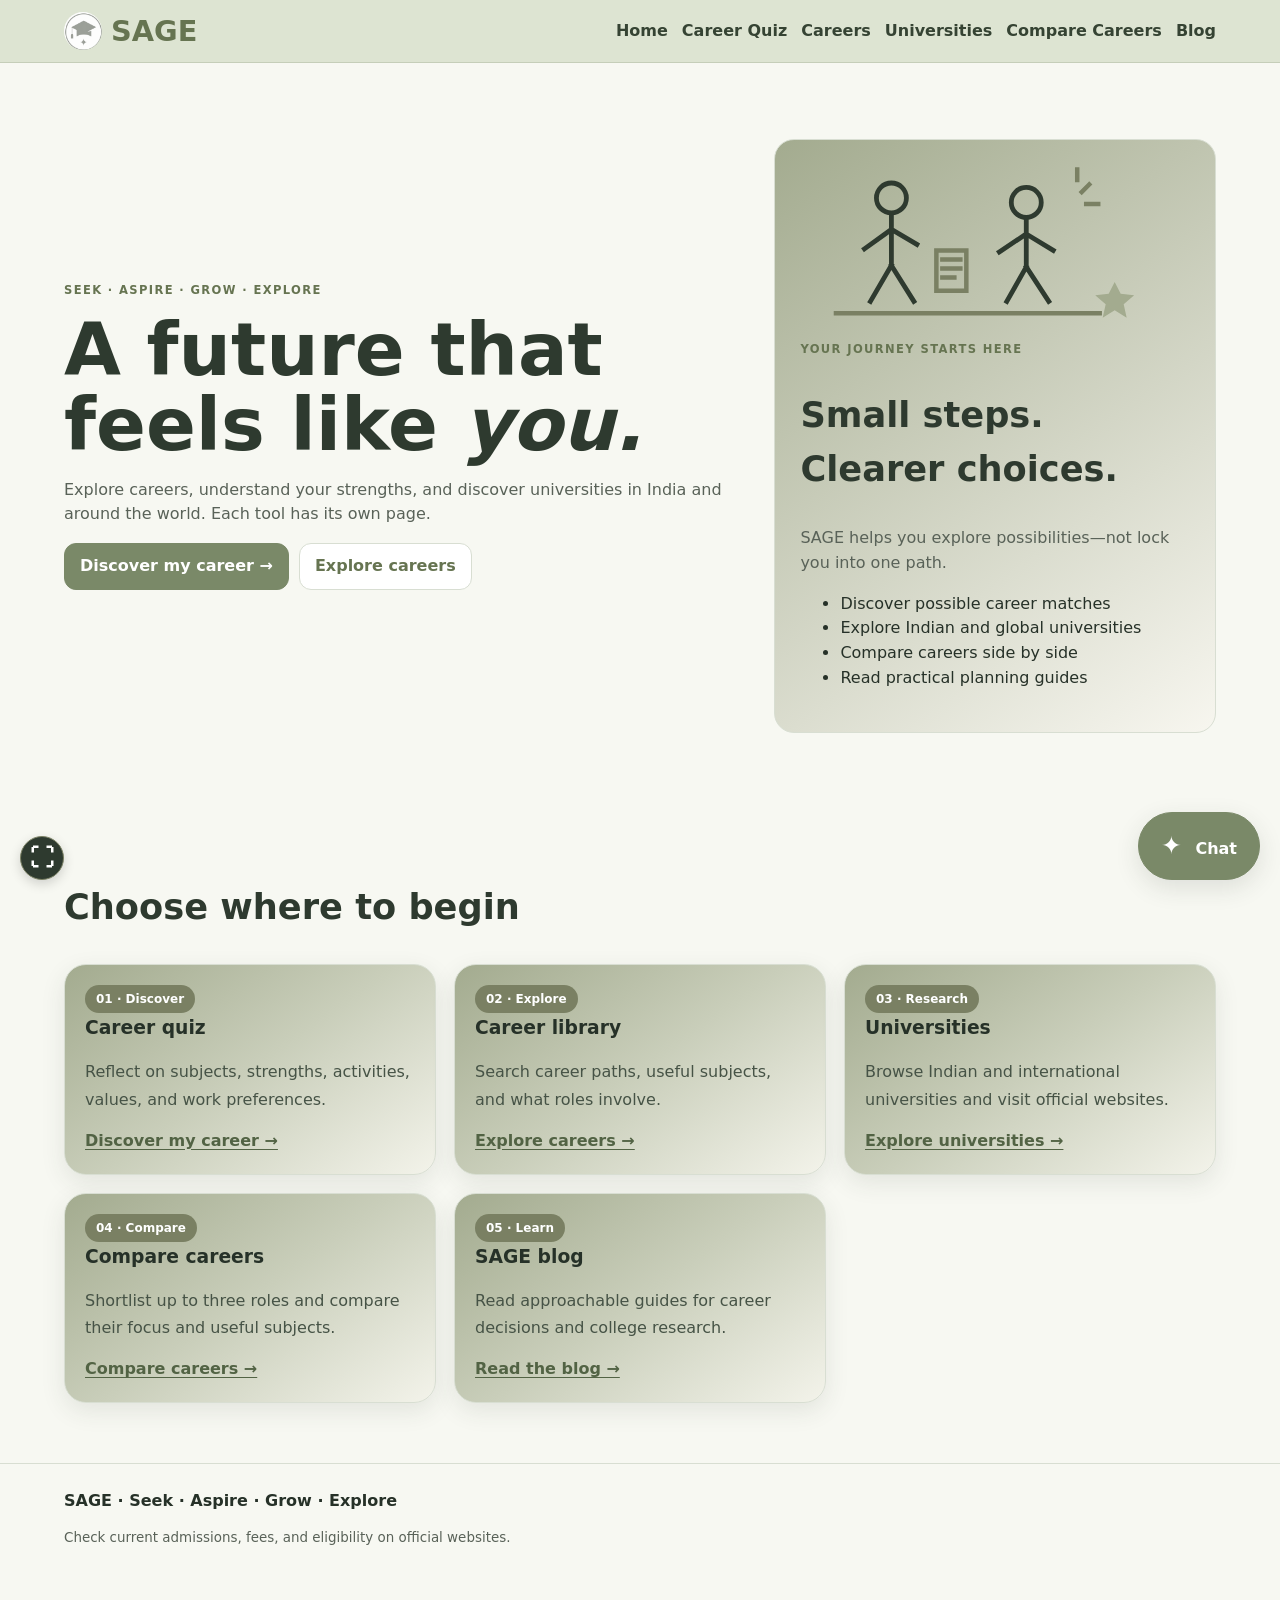
<file: index.html>
<!doctype html>
<html lang="en">
<head>
<meta charset="utf-8">
<meta name="viewport" content="width=device-width,initial-scale=1">
<title>Home | SAGE</title>
<link rel="stylesheet" href="style.css">
<link rel="stylesheet" href="style.css">
<style>
#fullscreenBtn {
  position: fixed;
  left: 20px;
  bottom: 20px;
  z-index: 999999;
  width: 44px;
  height: 44px;
  display: flex;
  align-items: center;
  justify-content: center;
  border: 1px solid #7A8063;
  border-radius: 50%;
  background: #2E3A2F;
  color: white;
  font-size: 24px;
  line-height: 1;
  cursor: pointer;
  box-shadow: 0 4px 12px rgba(0,0,0,.16);
}
#fullscreenBtn:hover {
  background: #7A8063;
}
</style>
</head>

<body>

<button id="fullscreenBtn"
type="button"
onclick="toggleFullScreen()"
aria-label="Enter full screen"
title="Full screen">⛶</button>

<header class="top">
<nav class="wrap">
<a class="brand" href="index.html">
<img src="logo.png" alt="" onerror="this.style.display='none'">SAGE
</a>
<div class="links">
<a href="index.html">Home</a>
<a href="quiz.html">Career Quiz</a>
<a href="careers.html">Careers</a>
<a href="universities.html">Universities</a>
<a href="compare.html">Compare Careers</a>
<a href="blog.html">Blog</a>
</div>
</nav>
</header>

<main>
<section class="hero wrap">
<div>
<div class="eyebrow">Seek · Aspire · Grow · Explore</div>
<h1>A future that feels like <em>you.</em></h1>
<p>Explore careers, understand your strengths, and discover universities in India and around the world. Each tool has its own page.</p>
<div class="row">
<a href="quiz.html"><button>Discover my career →</button></a>
<a href="careers.html"><button class="secondary">Explore careers</button></a>
</div>
</div>

<aside class="panel">
<div class="sage-figures" aria-hidden="true">
<svg viewBox="0 0 260 112" role="img" focusable="false">
<g fill="none" stroke="#2E3A2F" stroke-width="3.2" stroke-linecap="square" stroke-linejoin="miter">
<circle cx="61" cy="22" r="10"/>
<path d="M61 34V67M61 43L43 56M61 43L78 53M61 67L47 91M61 67L76 91"/>
<circle cx="151" cy="25" r="10"/>
<path d="M151 37V68M151 46L133 58M151 46L169 57M151 68L138 91M151 68L166 91"/>
</g>
<g fill="none" stroke="#7A8063" stroke-width="3" stroke-linecap="square">
<path d="M91 57h20v27H91zM95 63h12M95 69h12M95 75h8"/>
<path d="M188 18l5 -5M191 26h8M185 10V3"/>
<path d="M24 99h176"/>
</g>
<path d="M210 78l4 8 9 1-7 6 2 9-8-5-8 5 2-9-7-6 9-1z" fill="#A3AB8F"/>
</svg>
</div>
<div class="eyebrow">Your journey starts here</div>
<h2>Small steps. Clearer choices.</h2>
<p>SAGE helps you explore possibilities—not lock you into one path.</p>
<ul>
<li>Discover possible career matches</li>
<li>Explore Indian and global universities</li>
<li>Compare careers side by side</li>
<li>Read practical planning guides</li>
</ul>
</aside>
</section>

<section class="section wrap">
<h2>Choose where to begin</h2>
<div class="grid">

<article class="card">
<span class="tag">01 · Discover</span>
<h3>Career quiz</h3>
<p>Reflect on subjects, strengths, activities, values, and work preferences.</p>
<a href="quiz.html">Discover my career →</a>
</article>

<article class="card">
<span class="tag">02 · Explore</span>
<h3>Career library</h3>
<p>Search career paths, useful subjects, and what roles involve.</p>
<a href="careers.html">Explore careers →</a>
</article>

<article class="card">
<span class="tag">03 · Research</span>
<h3>Universities</h3>
<p>Browse Indian and international universities and visit official websites.</p>
<a href="universities.html">Explore universities →</a>
</article>

<article class="card">
<span class="tag">04 · Compare</span>
<h3>Compare careers</h3>
<p>Shortlist up to three roles and compare their focus and useful subjects.</p>
<a href="compare.html">Compare careers →</a>
</article>

<article class="card">
<span class="tag">05 · Learn</span>
<h3>SAGE blog</h3>
<p>Read approachable guides for career decisions and college research.</p>
<a href="blog.html">Read the blog →</a>
</article>

</div>
</section>
</main>

<footer class="footer">
<div class="wrap">
<b>SAGE · Seek · Aspire · Grow · Explore</b>
<p class="small">Check current admissions, fees, and eligibility on official websites.</p>
</div>
</footer>

<button class="chat-launch" id="toggle" aria-label="Open SAGE guide">✦</button>

<section class="chat" id="chat">
<div class="chathead">
<b>SAGE guide</b>
<button class="secondary" id="close">Close</button>
</div>
<div class="chatbody" id="cb">
<div class="bubble">Hi! Ask about careers or university research.</div>
</div>
<form class="compose" id="form">
<input class="field" id="msg" placeholder="Ask a question…">
<button type="button" class="secondary" id="mic">Mic</button>
<button type="button" class="secondary" id="listen-reply">Listen</button>
<button>Send</button>
</form>
</section>

<script>
function toggleFullScreen() {
  if (!document.fullscreenElement) {
    document.documentElement.requestFullscreen().catch(() => {
      alert('Full-screen mode is not available in this browser.');
    });
  } else {
    document.exitFullscreen();
  }
}
</script>

<script src="data.js"></script>
<script>
const chat=document.getElementById('chat'),
body=document.getElementById('cb');

document.getElementById('toggle').onclick=()=>chat.classList.toggle('open');
document.getElementById('close').onclick=()=>chat.classList.remove('open');

function bubble(t,me=false){
let d=document.createElement('div');
d.className='bubble'+(me?' me':'');
d.textContent=t;
body.appendChild(d);
body.scrollTop=body.scrollHeight;
}

function reply(t){
const sageText=String(t||'').trim();
const sageLower=sageText.toLowerCase();

if(/^(hey+|hi+|hello|heyy|yo|sup)[!. ]*$/.test(sageLower)){
bubble('Heyyy! 😊 What are you thinking about today — exploring careers, choosing subjects, finding courses, or just figuring out what might suit you?');
return;
}

if(/\b(i don't know|not sure|confused|no idea|lost)\b/.test(sageLower)){
bubble('That’s completely okay — you don’t need to have your whole future figured out right now. 💛 Let’s make it smaller: which school subjects feel easiest or most interesting, and do you prefer working with people, ideas, technology, creative projects, or practical hands-on tasks?');
return;
}

if(/\b(law|lawyer|legal|judge|nlsiu)\b/.test(sageLower)){
bubble('Heyyy! Law has lots of paths beyond courtroom practice: corporate law, criminal law, cyber law, human rights, environmental law, policy, legal research, and the judiciary. In India, an integrated B.A. LL.B. after Class 12 is one common route; a 3-year LL.B. after a bachelor’s degree is another. What draws you to law — debating, helping people, solving complex problems, or understanding how society works?');
return;
}

if(/\b(computer|coding|software|ai|technology|cybersecurity)\b/.test(sageLower)){
bubble('Tech has several different flavors: software development, AI and data, cybersecurity, UX design, cloud systems, and hardware. You can try a small coding project or beginner data/design activity before committing. Are you more interested in building apps, investigating problems, working with data, or designing things people use?');
return;
}

if(/\b(university|universities|college|course|courses|admission|fees|scholarship)\b/.test(sageLower)){
bubble('Let’s compare colleges by the exact program, eligibility, entrance route, total tuition and living costs, scholarships, location, internships, and student support. I can help make a shortlist, but fees and admission rules should be checked against the current official course page. Which course and country or state are you considering?');
return;
}

const m=t.toLowerCase().trim();
let r;

if(/\b(i wanna die|i want to die|want to kill myself|suicidal|end my life|hurt myself|self harm)\b/.test(m)){
r="Hey, I'm really glad you told me. I'm taking this seriously, and your safety matters more than career questions right now. Please go to a trusted adult or someone nearby right now and tell them what's happening. You deserve support.";
}
else if(/\b(devastated|heartbroken|upset|sad|depressed|overwhelmed|rough day|feel awful)\b/.test(m)){
r="Oh no, I'm sorry you're feeling this way. 💛 Want to tell me what happened? I'm here to listen.";
}
else if(/\b(just checking|just testing|testing you|i was joking|just kidding|not serious)\b/.test(m)){
r="Haha, fair enough 😄 Thanks for testing me! What do you want to try next?";
}
else if(/\b(okay|ok|you know what|guess what|listen|hey|heyy|hello|hi|hii|yo)\b/.test(m)){
r="Heyyy! 😊 What's on your mind? We can talk careers and college, or you can just tell me what's up.";
}
else if(/\blaw\b|lawyer|legal|judge|court|criminal justice/.test(m)){
r="Heyyy! Law is a broad field, including criminal law, corporate law, cyber law, human rights, environmental law, legal research, and the judiciary. What part sounds most interesting to you?";
}
else if(/doctor|medicine|medical|healthcare|nurs/.test(m)){
r="Healthcare has lots of paths, from medicine and nursing to physiotherapy, pharmacy, psychology, and lab science. Are you most interested in treating patients, understanding the human body, or doing research?";
}
else if(/journal|writing|writer|media|news/.test(m)){
r="If writing and asking questions are your thing, journalism could be worth exploring. Journalists research stories, interview people, verify facts, and report through articles, video, audio, or digital media. Which sounds more like you?";
}
else if(/engineer|coding|program|computer|technology|software|\bai\b/.test(m)){
r="Tech is a big space: software, cybersecurity, data, AI, electronics, and several kinds of engineering. Which sounds fun to you?";
}
else if(/university|college|admission|degree|study|course|fees|scholarship/.test(m)){
r="When comparing colleges, check the exact course, eligibility, total fees, scholarships, accreditation, internships, location, and student support. Which course or country are you considering?";
}
else if(/salary|pay|earn|job demand|future scope/.test(m)){
r="Pay and job demand depend on location, experience, qualification, and the specific role. Which career and country are you thinking about?";
}
else if(/quiz|test|result|recommend/.test(m)){
r="The career quiz is a starting point, not a decision-maker. Your result should help you spot patterns in what you enjoy.";
}
else if(/thank/.test(m)){
r="Anytime! 😊 I'm happy to help.";
}
else if(/confused|don't know|dont know|not sure|no idea/.test(m)){
r="That's completely okay — you don't need to have it all figured out yet. Tell me one thing you usually enjoy.";
}
else{
r="I'm listening! Tell me a little more about what's on your mind. We can explore careers and college together.";
}
bubble(r);
}

document.getElementById('form').onsubmit=e=>{
e.preventDefault();
let i=document.getElementById('msg'),
v=i.value.trim();
if(v){
bubble(v,true);
i.value='';
replyAI(v);
}
};

document.getElementById('mic').onclick=()=>{
let SR=window.SpeechRecognition||window.webkitSpeechRecognition;
if(!SR){
bubble('Voice input is not supported in this browser. Please type instead.');
return;
}
let r=new SR();
r.lang='en-IN';
r.onresult=e=>document.getElementById('msg').value=e.results[0][0].transcript;
r.start();
};

async function replyAI(t){
const loading=document.createElement('div');
loading.className='bubble';
loading.textContent='One sec — let me think…';
body.appendChild(loading);
body.scrollTop=body.scrollHeight;

try{
const history=Array.from(body.querySelectorAll('.bubble'))
.filter(el=>el!==loading)
.slice(-8)
.map(el=>({
role:el.classList.contains('me')?'user':'assistant',
content:el.textContent
}));

const res=await fetch('/api/chat',{
method:'POST',
headers:{'Content-Type':'application/json'},
body:JSON.stringify({message:t,history})
});

const data=await res.json();
if(!res.ok) throw new Error(data.error||'AI is not available');

loading.remove();
bubble(data.reply||'Tell me a little more.');

}catch(err){
loading.remove();
try{
reply(t);
}catch(localErr){
bubble('I’m here to help you explore options. Tell me what subjects you enjoy.');
}
console.info('SAGE is using its built-in guide because the AI service is unavailable.');
}
}

const listenReplyButton=document.getElementById('listen-reply');

if(listenReplyButton){
listenReplyButton.onclick=()=>{
const last=Array.from(body.querySelectorAll('.bubble'))
.filter(el=>!el.classList.contains('me')).pop();

if(last&&'speechSynthesis'in window){
speechSynthesis.cancel();
speechSynthesis.speak(new SpeechSynthesisUtterance(last.textContent));
}
};
}
</script>

</body>
</html>
</file>
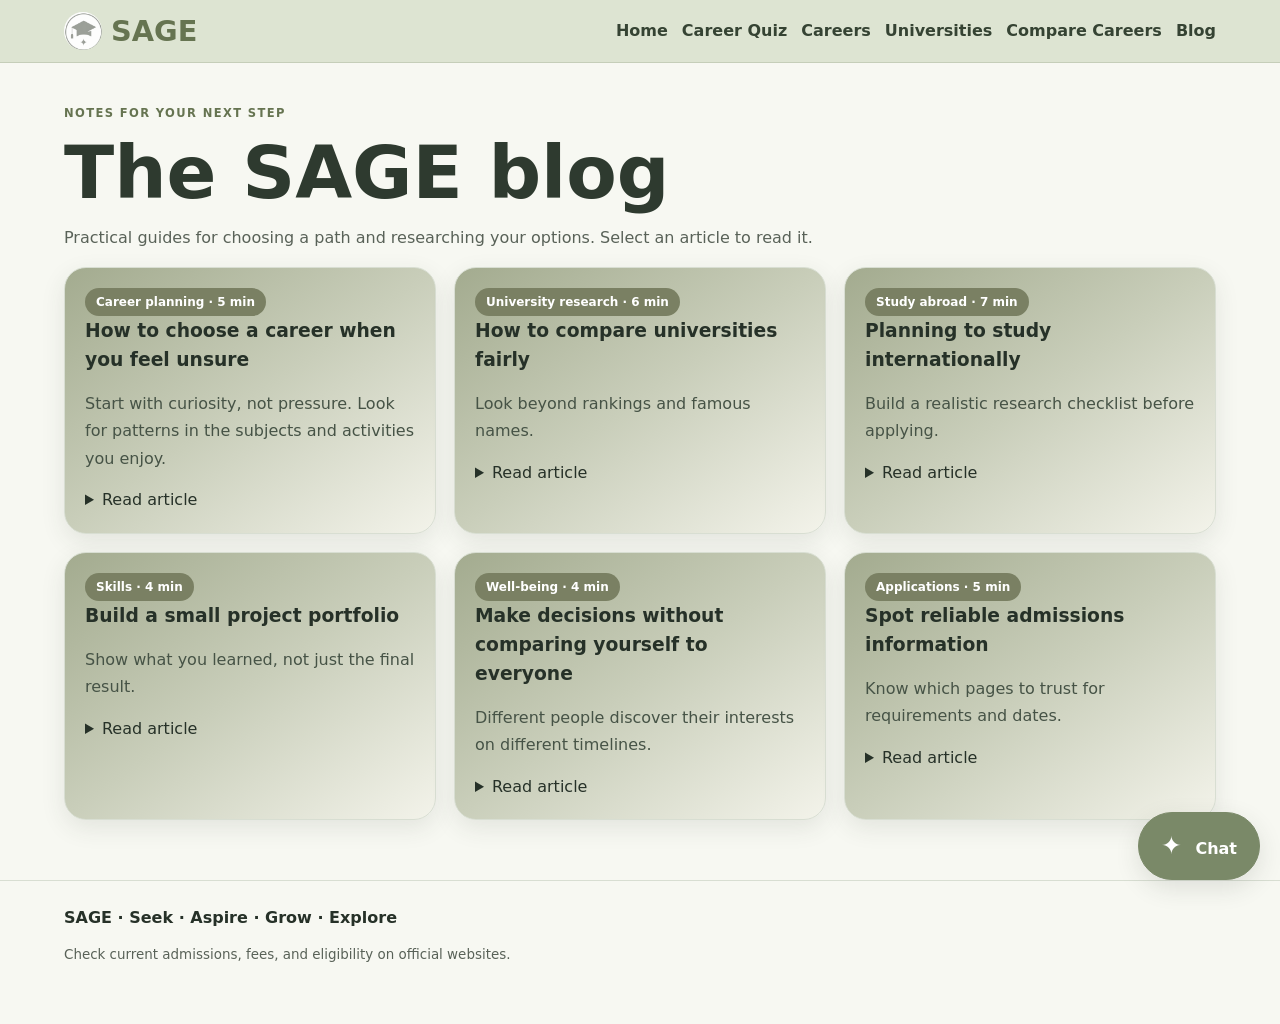
<file: blog.html>
<!doctype html><html lang="en"><head><meta charset="utf-8"><meta name="viewport" content="width=device-width,initial-scale=1"><title>Blog | SAGE</title><link rel="stylesheet" href="style.css"></head><body><header class="top"><nav class="wrap"><a class="brand" href="index.html"><img src="logo.png" alt="" onerror="this.style.display='none'">SAGE</a><div class="links"><a href="index.html">Home</a><a href="quiz.html">Career Quiz</a><a href="careers.html">Careers</a><a href="universities.html">Universities</a><a href="compare.html">Compare Careers</a><a href="blog.html">Blog</a></div></nav></header><main><section class="section wrap"><div class="eyebrow">Notes for your next step</div><h1>The SAGE blog</h1><p>Practical guides for choosing a path and researching your options. Select an article to read it.</p><div class="grid"><article class="card"><span class="tag">Career planning · 5 min</span><h3>How to choose a career when you feel unsure</h3><p>Start with curiosity, not pressure. Look for patterns in the subjects and activities you enjoy.</p><details><summary>Read article</summary><p>Write down three activities that make you curious, three tasks you enjoy, and three things you value in a workplace. Explore careers that overlap with those lists. Read real job descriptions, try a small project, and speak with someone who does the work. You do not need to decide your entire future today.</p></details></article><article class="card"><span class="tag">University research · 6 min</span><h3>How to compare universities fairly</h3><p>Look beyond rankings and famous names.</p><details><summary>Read article</summary><p>Compare the exact course, accreditation, curriculum, total tuition and living costs, scholarships, location, internships, student support, and entry requirements. Check details on the official university website and note the date you checked them. A university is only a strong option if its course fits your goals and practical constraints.</p></details></article><article class="card"><span class="tag">Study abroad · 7 min</span><h3>Planning to study internationally</h3><p>Build a realistic research checklist before applying.</p><details><summary>Read article</summary><p>Research course prerequisites, language tests, application deadlines, visa rules, proof-of-funds requirements, health coverage, and housing. Costs vary substantially by country and city. Use official university and government pages, and discuss major financial decisions with a trusted adult.</p></details></article><article class="card"><span class="tag">Skills · 4 min</span><h3>Build a small project portfolio</h3><p>Show what you learned, not just the final result.</p><details><summary>Read article</summary><p>Choose a manageable project connected to an interest: a simple app, a research poster, a short film, a community survey, or a design concept. Explain the question you started with, your process, what changed, and what you learned. Respect privacy and credit sources.</p></details></article><article class="card"><span class="tag">Well-being · 4 min</span><h3>Make decisions without comparing yourself to everyone</h3><p>Different people discover their interests on different timelines.</p><details><summary>Read article</summary><p>Use other people's paths as information, not as a deadline for yourself. Break research into small steps, keep notes about what you learn, and ask a teacher, counselor, or trusted adult for perspective when a decision feels overwhelming.</p></details></article><article class="card"><span class="tag">Applications · 5 min</span><h3>Spot reliable admissions information</h3><p>Know which pages to trust for requirements and dates.</p><details><summary>Read article</summary><p>Start from the institution's official admissions page. Check the entry year, program name, applicant category, deadlines, required documents, and whether tests or interviews apply. Treat social posts and third-party summaries as leads to verify, not as final authority.</p></details></article></div></section></main><footer class="footer"><div class="wrap"><b>SAGE · Seek · Aspire · Grow · Explore</b><p class="small">Check current admissions, fees, and eligibility on official websites.</p></div></footer><button class="chat-launch" id="toggle" aria-label="Open SAGE guide">✦</button><section class="chat" id="chat"><div class="chathead"><b>SAGE guide</b><button class="secondary" id="close">Close</button></div><div class="chatbody" id="cb"><div class="bubble">Hi! Ask about careers or university research.</div></div><form class="compose" id="form"><input class="field" id="msg" placeholder="Ask a question…"><button type="button" class="secondary" id="mic">Mic</button><button type="button" class="secondary" id="listen-reply">Listen</button><button>Send</button></form></section><script src="data.js"></script><script>const chat=document.getElementById('chat'),body=document.getElementById('cb');document.getElementById('toggle').onclick=()=>chat.classList.toggle('open');document.getElementById('close').onclick=()=>chat.classList.remove('open');function bubble(t,me=false){let d=document.createElement('div');d.className='bubble'+(me?' me':'');d.textContent=t;body.appendChild(d);body.scrollTop=body.scrollHeight}function reply(t){const m=t.toLowerCase();let r;
if(/^(okay|ok|you know what|guess what|listen|hey|heyy|hello|hi|hii|yo)/.test(m)||/you know what/.test(m)){r=/you know what|guess what|listen/.test(m)?"Haha, okay, I'm listening! Tell me what's on your mind. We can figure this out together.":"Heyyy! 😊 What's on your mind? You can ask me about a career, a course, or just talk through an idea.";}
else if(/law|lawyer|legal|judge|court|criminal justice/.test(m)){r="Heyyy! That's exciting! Law is a broad field, and it's not just becoming a courtroom lawyer. You could explore criminal law, corporate law, cyber law, human rights, environmental law, legal research, or the judiciary. What part sounds most interesting to you: debating ideas, solving puzzles, helping people, understanding rules, or researching big issues?";}
else if(/doctor|medicine|medical|healthcare|nurs/.test(m)){r="Healthcare has lots of paths, from medicine and nursing to physiotherapy, pharmacy, psychology, and lab science. They involve different study routes and day-to-day work. Are you most interested in treating patients, understanding the human body, or doing research?";}
else if(/journal|writing|writer|media|news/.test(m)){r="If writing and asking questions are your thing, journalism could be worth exploring. Journalists research stories, interview people, verify facts, and report through articles, video, audio, or digital media. You could also look at editing, documentary work, and communications. Which sounds more like you: investigating stories or creating content?";}
else if(/engineer|coding|program|computer|technology|software|ai/.test(m)){r="Tech is a big space: software, cybersecurity, data, AI, electronics, and several kinds of engineering. A good first step is to try a small project and notice whether you enjoy building, debugging, analyzing data, or designing things. Which of those sounds fun to you?";}
else if(/university|college|admission|degree|study|course|fees|scholarship/.test(m)){r="Sure — when comparing colleges, check the exact course, eligibility, total fees, scholarships, accreditation, internships, location, and student support. Requirements vary, so confirm them on each institution's official website. Which course or country are you considering?";}
else if(/salary|pay|earn|job demand|future scope/.test(m)){r="Good question! Pay and job demand depend on location, experience, qualification, and the specific role. It's better to compare recent local job listings and official workforce information than trust one universal salary number. Which career and country are you thinking about?";}
else if(/quiz|test|result|recommend/.test(m)){r="The career quiz is a starting point, not a decision-maker. Your result should help you spot patterns in what you enjoy; then compare the day-to-day tasks, subjects, and training each career needs.";}
else if(/thank/.test(m)){r="Anytime! 😊 Career choices can feel huge, so we can take them one step at a time.";}
else if(/confused|don't know|dont know|not sure|no idea/.test(m)){r="That's completely okay — you don't need to have it all figured out yet. Tell me one thing you usually enjoy: solving problems, helping people, creating things, learning how the world works, organizing plans, or hands-on work? We can start there.";}
else{r="Got you. Tell me a little more so I can give a useful answer — are you thinking about a particular career, what subjects to choose, courses and colleges, or something else?";}
bubble(r);}document.getElementById('form').onsubmit=e=>{e.preventDefault();let i=document.getElementById('msg'),v=i.value.trim();if(v){bubble(v,true);i.value='';replyAI(v)}};document.getElementById('mic').onclick=()=>{let SR=window.SpeechRecognition||window.webkitSpeechRecognition;if(!SR){bubble('Voice input is not supported in this browser. Please type instead.');return}let r=new SR();r.lang='en-IN';r.onresult=e=>document.getElementById('msg').value=e.results[0][0].transcript;r.start()};
async function replyAI(t){
  const loading=document.createElement('div');loading.className='bubble';loading.textContent='One sec — let me think…';body.appendChild(loading);body.scrollTop=body.scrollHeight;
  try {
    const history=Array.from(body.querySelectorAll('.bubble')).filter(el=>el!==loading).slice(-8).map(el=>({role:el.classList.contains('me')?'user':'assistant',content:el.textContent}));
    const res=await fetch('/api/chat',{method:'POST',headers:{'Content-Type':'application/json'},body:JSON.stringify({message:t,history})});
    const data=await res.json();
    if(!res.ok) throw new Error(data.error||'AI is not available');
    loading.remove();bubble(data.reply||'Tell me a little more.');
  } catch(err) { loading.remove(); try { reply(t); } catch(localErr) { bubble('I’m here to help you explore options. Tell me what subjects you enjoy, what you are curious about, or which careers you want to compare, and we can work through it together.'); } console.info('SAGE is using its built-in guide because the AI service is unavailable.'); }
}
const listenReplyButton=document.getElementById('listen-reply');
if(listenReplyButton) listenReplyButton.onclick=()=>{const last=Array.from(body.querySelectorAll('.bubble')).filter(el=>!el.classList.contains('me')).pop();if(last&&'speechSynthesis'in window){speechSynthesis.cancel();speechSynthesis.speak(new SpeechSynthesisUtterance(last.textContent));}};
</script></body></html>
</file>
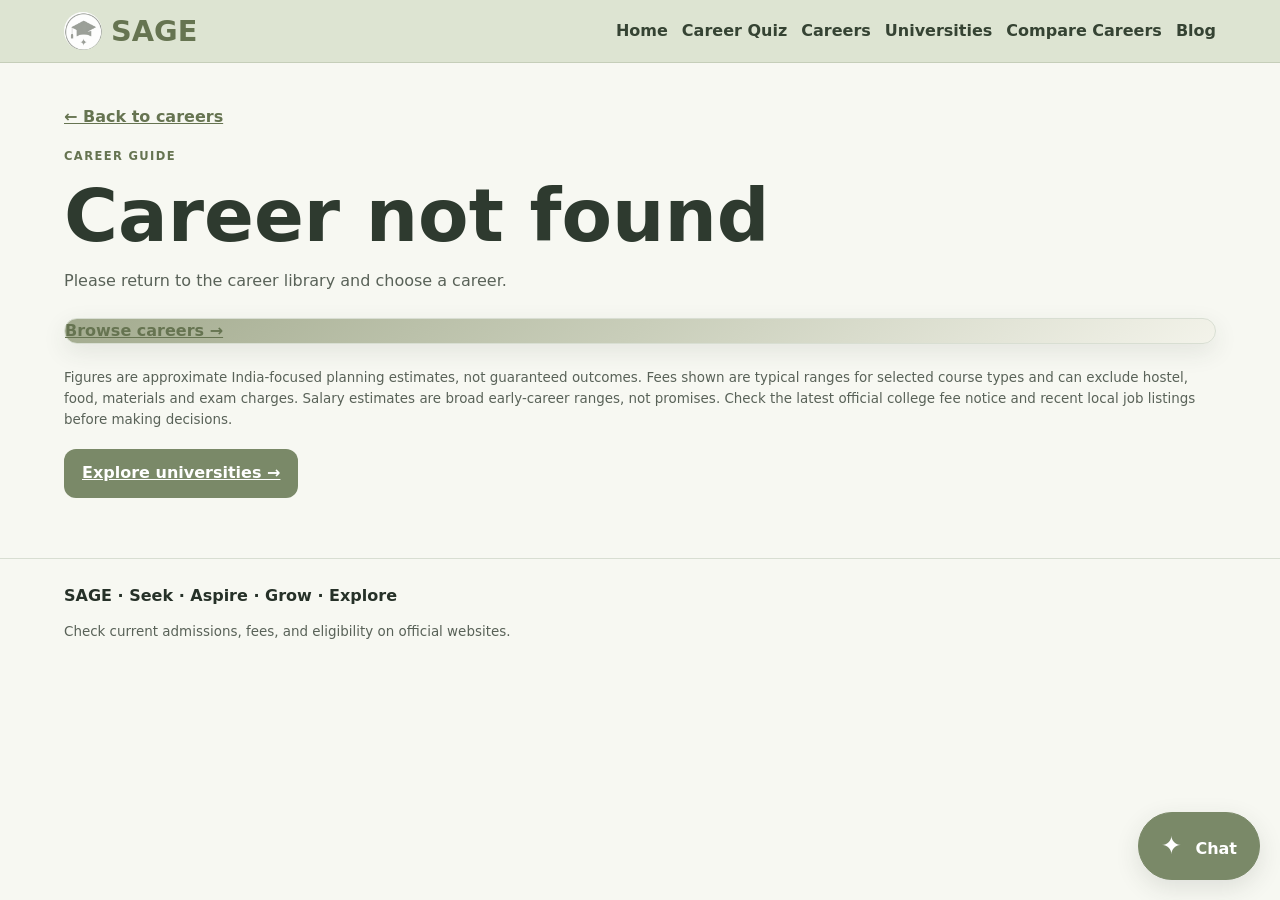
<file: career-details.html>
<!doctype html><html lang="en"><head><meta charset="utf-8"><meta name="viewport" content="width=device-width,initial-scale=1"><title>Career Details | SAGE</title><link rel="stylesheet" href="style.css"></head><body><header class="top"><nav class="wrap"><a class="brand" href="index.html"><img src="logo.png" alt="SAGE logo">SAGE</a><div class="links"><a href="index.html">Home</a><a href="quiz.html">Career Quiz</a><a href="careers.html">Careers</a><a href="universities.html">Universities</a><a href="compare.html">Compare Careers</a><a href="blog.html">Blog</a></div></nav></header><main><section class="section wrap"><a href="careers.html" class="back-link">← Back to careers</a><div class="eyebrow">Career guide</div><h1 id="title">Career details</h1><p id="intro">Explore roles, skills, study pathways, costs, salaries and outlook.</p><div id="details" class="details-page grid"></div><p class="small note">Figures are approximate India-focused planning estimates, not guaranteed outcomes. Fees shown are typical ranges for selected course types and can exclude hostel, food, materials and exam charges. Salary estimates are broad early-career ranges, not promises. Check the latest official college fee notice and recent local job listings before making decisions.</p><a class="button-link" href="universities.html">Explore universities →</a></section></main><footer class="footer"><div class="wrap"><b>SAGE · Seek · Aspire · Grow · Explore</b><p class="small">Check current admissions, fees, and eligibility on official websites.</p></div></footer><button class="chat-launch" id="toggle" aria-label="Open SAGE guide">✦</button><section class="chat" id="chat"><div class="chathead"><b>SAGE guide</b><button class="secondary" id="close">Close</button></div><div class="chatbody" id="cb"><div class="bubble">Hi! Ask about careers or university research.</div></div><form class="compose" id="form"><input class="field" id="msg" placeholder="Ask a question…"><button type="button" class="secondary" id="mic">Mic</button><button type="button" class="secondary" id="listen-reply">Listen</button><button>Send</button></form></section><script src="data.js"></script><script>const params=new URLSearchParams(location.search),name=params.get('career'),career=careers.find(c=>c.name===name);const title=document.getElementById('title'),intro=document.getElementById('intro'),details=document.getElementById('details');if(!career){title.textContent='Career not found';intro.textContent='Please return to the career library and choose a career.';details.innerHTML='<a href="careers.html">Browse careers →</a>';}else{title.textContent=career.name;intro.textContent=career.about+' '+career.fit;const field=career.field.toLowerCase(),nameLow=career.name.toLowerCase();const duration=/doctor|physician|surgeon|medicine/.test(nameLow)?'Medical training commonly takes 5+ years, with additional specialist training where required.':/nurs|pharmac|physio|psycholog/.test(nameLow)?'Often 3–5 years, depending on qualification and country.':/law/.test(field)?'Often 3–5 years, depending on the entry route and country.':/design|media|arts|humanities/.test(field)?'Often 3–4 years for an undergraduate degree or equivalent pathway.':'Often 3–4 years for an undergraduate degree; technical and specialist paths may require additional study.';const feeMap={'lawyer':'₹30,000–₹4.7 lakh per year is a useful planning range across lower-cost and some private law programmes; premium universities can cost more. A 5-year integrated law course may total roughly ₹1.5–₹23 lakh before living costs.','journalist':'Around ₹10,000–₹3 lakh per year at some colleges; specialist private media programmes can cost more. Check whether equipment, fieldwork and internship costs are extra.','software developer':'Around ₹40,000–₹2.5 lakh per year at many colleges; some private engineering programmes charge more. Total cost depends on the degree and institution.','doctor':'Government medical college tuition can be much lower than private medical college fees; private MBBS can cost several lakh rupees per year or more. Check the exact state, quota and college fee notice.','nurse':'Around ₹20,000–₹2 lakh per year at some institutions; clinical, hostel and examination charges may be additional.','psychologist':'Around ₹20,000–₹2 lakh per year for some undergraduate pathways; postgraduate training and supervised practice may add costs.','graphic designer':'Around ₹30,000–₹2.5 lakh per year, depending on whether you choose a general degree or a specialist design institute.','teacher':'Around ₹10,000–₹1.5 lakh per year for some education pathways; fees depend on the degree, college and teacher-training requirements.','cybersecurity analyst':'Around ₹50,000–₹2.5 lakh per year for relevant degree programmes; certifications can cost extra.','data analyst':'Around ₹30,000–₹2 lakh per year for related degrees; short courses and certifications are separate costs.','architect':'Around ₹50,000–₹3 lakh per year at many institutions; studio materials, software and other charges may be extra.'};const fees=feeMap[nameLow]||(/law/.test(field)?'Budget roughly ₹30,000–₹4.7 lakh per year across a range of Indian law programmes; some universities cost more. Check the current official fee notice.':/healthcare/.test(field)?'For planning, allow roughly ₹20,000–₹3 lakh per year for some non-MBBS healthcare courses; medicine and some private programmes can cost substantially more.':/technology|engineering/.test(field)?'For planning, allow roughly ₹40,000–₹2.5 lakh per year at many Indian institutions; some private programmes cost more.':/design|media|arts/.test(field)?'For planning, allow roughly ₹10,000–₹3 lakh per year across some public and private programmes; specialist institutes may cost more.':/business|finance/.test(field)?'For planning, allow roughly ₹20,000–₹3 lakh per year across some Indian programmes; premium institutions may cost more.':'For planning, allow roughly ₹15,000–₹2 lakh per year for some Indian undergraduate programmes; professional or private courses may cost more.');const skillMap={'lawyer':'Legal research, clear writing, careful reading, structured reasoning, negotiation, and professional ethics.','journalist':'Interviewing, research, fact-checking, clear writing, media literacy, and meeting deadlines.','software developer':'Programming fundamentals, debugging, version control, problem-solving, collaboration, and testing.','doctor':'Scientific reasoning, communication, careful decision-making, teamwork, and patient-centered practice.','nurse':'Patient communication, observation, teamwork, accurate documentation, and safe-care practices.','psychologist':'Research literacy, listening, assessment skills, ethics, and clear communication; practice requirements vary by role.','graphic designer':'Visual communication, typography, layout, design software, feedback, and portfolio development.','teacher':'Subject knowledge, explanation, lesson planning, classroom communication, and patience.','cybersecurity analyst':'Networking basics, security fundamentals, analytical thinking, incident documentation, and continuous learning.','data analyst':'Spreadsheets, statistics, data cleaning, visualization, critical thinking, and explaining findings.','architect':'Spatial design, technical drawing, building systems, collaboration, and relevant design software.'};const skills=skillMap[nameLow]||(/technology|engineering/.test(field)?'Problem-solving, technical tools, communication, teamwork and continuous learning':/healthcare/.test(field)?'Communication, empathy, attention to detail, ethical practice and teamwork':/design|media|arts/.test(field)?'Creativity, communication, portfolio development, feedback and digital tools':/business|finance/.test(field)?'Analysis, communication, organization, numeracy and teamwork':'Research, communication, critical thinking, organization and field-specific skills');const salaryMap={'lawyer':'Early-career roles may start around ₹2.5–₹6 lakh per year; larger firms and specialist roles can pay more, while independent practice income can be unpredictable.','journalist':'A useful starting estimate is about ₹3–₹3.6 lakh per year (roughly ₹25,000–₹30,000 per month for some fresher news roles); pay differs by city and media organisation.','software developer':'A broad early-career planning estimate is ₹3–₹8 lakh per year; internships, skills, location and employer can move this substantially.','doctor':'Junior doctor pay can be around ₹4–₹12 lakh per year in some roles, but government scales, internships, specialty and location change the figure.','nurse':'A broad early-career estimate is ₹2–₹4.5 lakh per year in India; public/private employer, city and experience matter.','psychologist':'Early-career roles may be around ₹2.5–₹5 lakh per year; clinical practice requirements, postgraduate qualifications and employer affect pay.','graphic designer':'A broad starting estimate is ₹2–₹4.5 lakh per year; portfolio, employer, city and freelance workload make a big difference.','teacher':'A broad starting estimate is ₹2.4–₹5 lakh per year; government pay scales, school type, qualifications and location matter.','cybersecurity analyst':'A broad early-career estimate is ₹4–₹9 lakh per year; certifications, hands-on skills and employer affect pay.','data analyst':'A broad early-career estimate is ₹3.5–₹7 lakh per year; tools, portfolio, employer and location affect pay.','architect':'A broad starting estimate is ₹2.5–₹5 lakh per year; registration, design skills, city and firm size affect pay.'};const salary=salaryMap[nameLow]||(/law/.test(field)?'A rough early-career planning estimate is ₹2.5–₹6 lakh per year for some salaried roles; firm, city, specialization and independent practice can change earnings substantially.':/healthcare/.test(field)?'A rough planning estimate is ₹2.5–₹6 lakh per year for some early-career non-specialist roles; profession, registration, employer and location matter.':/technology|engineering/.test(field)?'A rough early-career planning estimate is ₹3–₹8 lakh per year; specialization, practical skills, employer and location can change pay considerably.':/design|media|arts/.test(field)?'A rough early-career planning estimate is ₹2.4–₹4.5 lakh per year; portfolio, employer, location and freelance work affect earnings.':/business|finance/.test(field)?'A rough early-career planning estimate is ₹3–₹7 lakh per year; role, employer, qualification and location affect pay.':'A rough early-career planning estimate is ₹2.4–₹5 lakh per year; exact pay depends on the role, employer, qualification and location.');const demand=/technology|engineering/.test(field)?'Digital services and software projects create opportunities, especially for people with practical projects and up-to-date skills. Competition is also strong for entry-level jobs.':/healthcare/.test(field)?'Healthcare services need trained workers, but openings depend on qualification, registration, location and the type of employer.':/law/.test(field)?'Opportunities include law firms, companies, courts, government and legal aid; outcomes depend on qualifications, experience and local hiring.':/design|media|arts/.test(field)?'Digital content and specialist skills can open opportunities, but portfolios, internships and industry contacts often matter.':'Opportunities depend on the local job market, qualifications and practical experience. Check recent job postings in the city or region where you plan to work.';const roleMap={
'lawyer':'Solicitor or advocate; litigation associate; legal researcher; in-house legal counsel (with relevant qualifications).',
'journalist':'News reporter; investigative journalist; political correspondent; broadcast journalist; digital news editor.',
'software developer':'Frontend developer; backend developer; full-stack developer; mobile developer; software test engineer.',
'doctor':'General physician; hospital doctor; specialist doctor after postgraduate training; clinical researcher.',
'nurse':'Staff nurse; community health nurse; critical-care nurse with additional training; nurse educator after experience.',
'psychologist':'Research assistant; behavioral researcher; school or organizational roles where qualified; clinical practice only with required local qualifications.',
'graphic designer':'Brand designer; layout designer; digital designer; illustrator; motion graphics designer.',
'teacher':'Classroom teacher; subject specialist; curriculum developer; tutor; education coordinator.',
'cybersecurity analyst':'Security operations analyst; incident response analyst; vulnerability analyst; security consultant with experience.',
'data analyst':'Business data analyst; operations analyst; reporting analyst; product analyst; research analyst.',
'architect':'Architect after required accredited study and registration; architectural assistant; design coordinator; building information modeling (BIM) specialist.',
'lawyer':'Solicitor or advocate; litigation associate; legal researcher; in-house legal counsel (with relevant qualifications).'
};const roles=roleMap[nameLow]||career.name+' roles may include entry-level, specialist, and team-lead positions depending on the industry and experience.';const topUnis='Search for institutions offering '+career.name.toLowerCase()+' or a relevant pathway such as '+career.field.toLowerCase()+' and '+career.subjects+'. Compare the exact curriculum, recognition/accreditation, practical experience, fees and official graduate-outcome reports. SAGE does not rank colleges or guarantee placements.';const items=[['Typical roles',roles],['Key skills',skills],['Useful subjects',career.subjects],['Course duration',duration],['Tuition and costs',fees],['Universities to research',topUnis],['Job placement', 'Placement rates are not guaranteed. Compare published reports for the exact course, campus, graduating year and methodology; ask about internships and career support.'],['Salary guidance',salary],['Future job demand',demand]];details.innerHTML=items.map(([h,t])=>'<article class="detail-tile"><h2>'+h+'</h2><p>'+t+'</p></article>').join('')}const chat=document.getElementById('chat'),body=document.getElementById('cb');document.getElementById('toggle').onclick=()=>chat.classList.toggle('open');document.getElementById('close').onclick=()=>chat.classList.remove('open');function bubble(t,me=false){let d=document.createElement('div');d.className='bubble'+(me?' me':'');d.textContent=t;body.appendChild(d);body.scrollTop=body.scrollHeight}function reply(t){const m=t.toLowerCase();let r;
if(/^(okay|ok|you know what|guess what|listen|hey|heyy|hello|hi|hii|yo)/.test(m)||/you know what/.test(m)){r=/you know what|guess what|listen/.test(m)?"Haha, okay, I'm listening! Tell me what's on your mind. We can figure this out together.":"Heyyy! 😊 What's on your mind? You can ask me about a career, a course, or just talk through an idea.";}
else if(/law|lawyer|legal|judge|court|criminal justice/.test(m)){r="Heyyy! That's exciting! Law is a broad field, and it's not just becoming a courtroom lawyer. You could explore criminal law, corporate law, cyber law, human rights, environmental law, legal research, or the judiciary. What part sounds most interesting to you: debating ideas, solving puzzles, helping people, understanding rules, or researching big issues?";}
else if(/doctor|medicine|medical|healthcare|nurs/.test(m)){r="Healthcare has lots of paths, from medicine and nursing to physiotherapy, pharmacy, psychology, and lab science. They involve different study routes and day-to-day work. Are you most interested in treating patients, understanding the human body, or doing research?";}
else if(/journal|writing|writer|media|news/.test(m)){r="If writing and asking questions are your thing, journalism could be worth exploring. Journalists research stories, interview people, verify facts, and report through articles, video, audio, or digital media. You could also look at editing, documentary work, and communications. Which sounds more like you: investigating stories or creating content?";}
else if(/engineer|coding|program|computer|technology|software|ai/.test(m)){r="Tech is a big space: software, cybersecurity, data, AI, electronics, and several kinds of engineering. A good first step is to try a small project and notice whether you enjoy building, debugging, analyzing data, or designing things. Which of those sounds fun to you?";}
else if(/university|college|admission|degree|study|course|fees|scholarship/.test(m)){r="Sure — when comparing colleges, check the exact course, eligibility, total fees, scholarships, accreditation, internships, location, and student support. Requirements vary, so confirm them on each institution's official website. Which course or country are you considering?";}
else if(/salary|pay|earn|job demand|future scope/.test(m)){r="Good question! Pay and job demand depend on location, experience, qualification, and the specific role. It's better to compare recent local job listings and official workforce information than trust one universal salary number. Which career and country are you thinking about?";}
else if(/quiz|test|result|recommend/.test(m)){r="The career quiz is a starting point, not a decision-maker. Your result should help you spot patterns in what you enjoy; then compare the day-to-day tasks, subjects, and training each career needs.";}
else if(/thank/.test(m)){r="Anytime! 😊 Career choices can feel huge, so we can take them one step at a time.";}
else if(/confused|don't know|dont know|not sure|no idea/.test(m)){r="That's completely okay — you don't need to have it all figured out yet. Tell me one thing you usually enjoy: solving problems, helping people, creating things, learning how the world works, organizing plans, or hands-on work? We can start there.";}
else{r="Got you. Tell me a little more so I can give a useful answer — are you thinking about a particular career, what subjects to choose, courses and colleges, or something else?";}
bubble(r);}document.getElementById('form').onsubmit=e=>{e.preventDefault();let i=document.getElementById('msg'),v=i.value.trim();if(v){bubble(v,true);i.value='';replyAI(v)}};document.getElementById('mic').onclick=()=>{let SR=window.SpeechRecognition||window.webkitSpeechRecognition;if(!SR){bubble('Voice input is not supported in this browser. Please type instead.');return}let r=new SR();r.lang='en-IN';r.onresult=e=>document.getElementById('msg').value=e.results[0][0].transcript;r.start()};
async function replyAI(t){
  const loading=document.createElement('div');loading.className='bubble';loading.textContent='One sec — let me think…';body.appendChild(loading);body.scrollTop=body.scrollHeight;
  try {
    const history=Array.from(body.querySelectorAll('.bubble')).filter(el=>el!==loading).slice(-8).map(el=>({role:el.classList.contains('me')?'user':'assistant',content:el.textContent}));
    const res=await fetch('/api/chat',{method:'POST',headers:{'Content-Type':'application/json'},body:JSON.stringify({message:t,history})});
    const data=await res.json();
    if(!res.ok) throw new Error(data.error||'AI is not available');
    loading.remove();bubble(data.reply||'Tell me a little more.');
  } catch(err) { loading.remove(); try { reply(t); } catch(localErr) { bubble('I’m here to help you explore options. Tell me what subjects you enjoy, what you are curious about, or which careers you want to compare, and we can work through it together.'); } console.info('SAGE is using its built-in guide because the AI service is unavailable.'); }
}
const listenReplyButton=document.getElementById('listen-reply');
if(listenReplyButton) listenReplyButton.onclick=()=>{const last=Array.from(body.querySelectorAll('.bubble')).filter(el=>!el.classList.contains('me')).pop();if(last&&'speechSynthesis'in window){speechSynthesis.cancel();speechSynthesis.speak(new SpeechSynthesisUtterance(last.textContent));}};
</script></body></html>
</file>
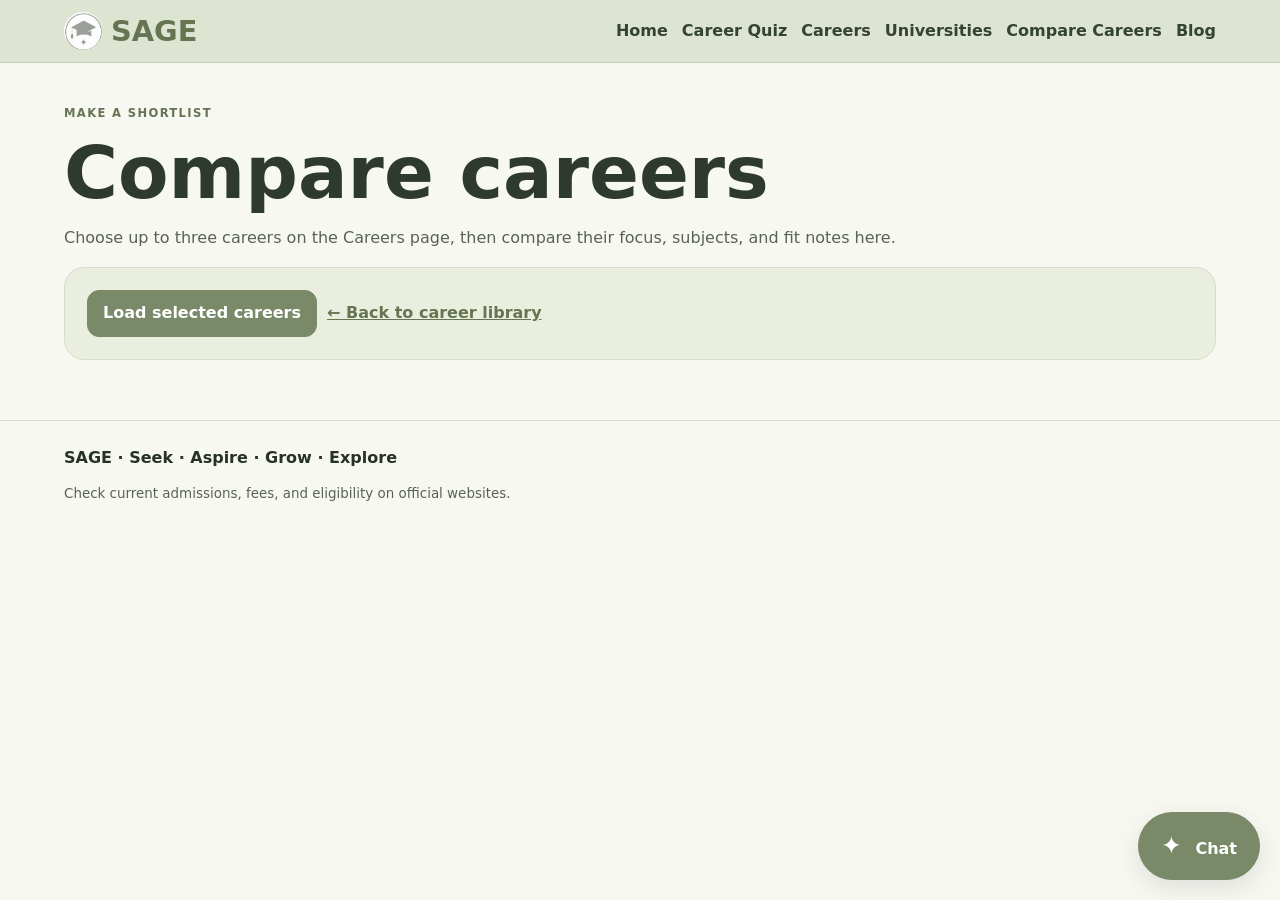
<file: compare (1).html>
<!doctype html><html lang="en"><head><meta charset="utf-8"><meta name="viewport" content="width=device-width,initial-scale=1"><title>Compare Careers | SAGE</title><link rel="stylesheet" href="style.css"></head><body><header class="top"><nav class="wrap"><a class="brand" href="index.html"><img src="logo.png" alt="" onerror="this.style.display='none'">SAGE</a><div class="links"><a href="index.html">Home</a><a href="quiz.html">Career Quiz</a><a href="careers.html">Careers</a><a href="universities.html">Universities</a><a href="compare.html">Compare Careers</a><a href="blog.html">Blog</a></div></nav></header><main><section class="section wrap"><div class="eyebrow">Make a shortlist</div><h1>Compare careers</h1><p>Choose up to three careers on the Careers page, then compare their focus, subjects, and fit notes here.</p><div class="box"><div class="row"><button id="load">Load selected careers</button><a href="careers.html">← Back to career library</a></div><div id="out"></div></div></section></main><footer class="footer"><div class="wrap"><b>SAGE · Seek · Aspire · Grow · Explore</b><p class="small">Check current admissions, fees, and eligibility on official websites.</p></div></footer><button class="chat-launch" id="toggle" aria-label="Open SAGE guide">✦</button><section class="chat" id="chat"><div class="chathead"><b>SAGE guide</b><button class="secondary" id="close">Close</button></div><div class="chatbody" id="cb"><div class="bubble">Hi! Ask about careers or university research.</div></div><form class="compose" id="form"><input class="field" id="msg" placeholder="Ask a question…"><button type="button" class="secondary" id="mic">Mic</button><button type="button" class="secondary" id="listen-reply">Listen</button><button>Send</button></form></section><script src="data.js"></script><script>const chat=document.getElementById('chat'),body=document.getElementById('cb');document.getElementById('toggle').onclick=()=>chat.classList.toggle('open');document.getElementById('close').onclick=()=>chat.classList.remove('open');function bubble(t,me=false){let d=document.createElement('div');d.className='bubble'+(me?' me':'');d.textContent=t;body.appendChild(d);body.scrollTop=body.scrollHeight}function reply(t){const m=t.toLowerCase();let r;
if(/^(okay|ok|you know what|guess what|listen|hey|heyy|hello|hi|hii|yo)/.test(m)||/you know what/.test(m)){r=/you know what|guess what|listen/.test(m)?"Haha, okay, I'm listening! Tell me what's on your mind. We can figure this out together.":"Heyyy! 😊 What's on your mind? You can ask me about a career, a course, or just talk through an idea.";}
else if(/law|lawyer|legal|judge|court|criminal justice/.test(m)){r="Heyyy! That's exciting! Law is a broad field, and it's not just becoming a courtroom lawyer. You could explore criminal law, corporate law, cyber law, human rights, environmental law, legal research, or the judiciary. What part sounds most interesting to you: debating ideas, solving puzzles, helping people, understanding rules, or researching big issues?";}
else if(/doctor|medicine|medical|healthcare|nurs/.test(m)){r="Healthcare has lots of paths, from medicine and nursing to physiotherapy, pharmacy, psychology, and lab science. They involve different study routes and day-to-day work. Are you most interested in treating patients, understanding the human body, or doing research?";}
else if(/journal|writing|writer|media|news/.test(m)){r="If writing and asking questions are your thing, journalism could be worth exploring. Journalists research stories, interview people, verify facts, and report through articles, video, audio, or digital media. You could also look at editing, documentary work, and communications. Which sounds more like you: investigating stories or creating content?";}
else if(/engineer|coding|program|computer|technology|software|ai/.test(m)){r="Tech is a big space: software, cybersecurity, data, AI, electronics, and several kinds of engineering. A good first step is to try a small project and notice whether you enjoy building, debugging, analyzing data, or designing things. Which of those sounds fun to you?";}
else if(/university|college|admission|degree|study|course|fees|scholarship/.test(m)){r="Sure — when comparing colleges, check the exact course, eligibility, total fees, scholarships, accreditation, internships, location, and student support. Requirements vary, so confirm them on each institution's official website. Which course or country are you considering?";}
else if(/salary|pay|earn|job demand|future scope/.test(m)){r="Good question! Pay and job demand depend on location, experience, qualification, and the specific role. It's better to compare recent local job listings and official workforce information than trust one universal salary number. Which career and country are you thinking about?";}
else if(/quiz|test|result|recommend/.test(m)){r="The career quiz is a starting point, not a decision-maker. Your result should help you spot patterns in what you enjoy; then compare the day-to-day tasks, subjects, and training each career needs.";}
else if(/thank/.test(m)){r="Anytime! 😊 Career choices can feel huge, so we can take them one step at a time.";}
else if(/confused|don't know|dont know|not sure|no idea/.test(m)){r="That's completely okay — you don't need to have it all figured out yet. Tell me one thing you usually enjoy: solving problems, helping people, creating things, learning how the world works, organizing plans, or hands-on work? We can start there.";}
else{r="Got you. Tell me a little more so I can give a useful answer — are you thinking about a particular career, what subjects to choose, courses and colleges, or something else?";}
bubble(r);}document.getElementById('form').onsubmit=e=>{e.preventDefault();let i=document.getElementById('msg'),v=i.value.trim();if(v){bubble(v,true);i.value='';replyAI(v)}};document.getElementById('mic').onclick=()=>{let SR=window.SpeechRecognition||window.webkitSpeechRecognition;if(!SR){bubble('Voice input is not supported in this browser. Please type instead.');return}let r=new SR();r.lang='en-IN';r.onresult=e=>document.getElementById('msg').value=e.results[0][0].transcript;r.start()};
async function replyAI(t){
  const loading=document.createElement('div');loading.className='bubble';loading.textContent='One sec — let me think…';body.appendChild(loading);body.scrollTop=body.scrollHeight;
  try {
    const history=Array.from(body.querySelectorAll('.bubble')).filter(el=>el!==loading).slice(-8).map(el=>({role:el.classList.contains('me')?'user':'assistant',content:el.textContent}));
    const res=await fetch('/api/chat',{method:'POST',headers:{'Content-Type':'application/json'},body:JSON.stringify({message:t,history})});
    const data=await res.json();
    if(!res.ok) throw new Error(data.error||'AI is not available');
    loading.remove();bubble(data.reply||'Tell me a little more.');
  } catch(err) { loading.remove(); try { reply(t); } catch(localErr) { bubble('I’m here to help you explore options. Tell me what subjects you enjoy, what you are curious about, or which careers you want to compare, and we can work through it together.'); } console.info('SAGE is using its built-in guide because the AI service is unavailable.'); }
}
const listenReplyButton=document.getElementById('listen-reply');
if(listenReplyButton) listenReplyButton.onclick=()=>{const last=Array.from(body.querySelectorAll('.bubble')).filter(el=>!el.classList.contains('me')).pop();if(last&&'speechSynthesis'in window){speechSynthesis.cancel();speechSynthesis.speak(new SpeechSynthesisUtterance(last.textContent));}};
</script><script>document.getElementById('load').onclick=()=>{let names=JSON.parse(sessionStorage.getItem('sageCareers')||'[]'),arr=names.map(n=>careers.find(c=>c.name===n)).filter(Boolean),out=document.getElementById('out');if(!arr.length){out.innerHTML='<p>No careers selected yet. Open Careers, add up to three roles, and return here.</p>';return}out.innerHTML='<table class="compare-table"><tr><th>Detail</th>'+arr.map(c=>'<th>'+c.name+'</th>').join('')+'</tr>'+[['Field','field'],['What the role involves','about'],['Useful subjects','subjects'],['Why explore it','fit']].map(r=>'<tr><th>'+r[0]+'</th>'+arr.map(c=>'<td>'+c[r[1]]+'</td>').join('')+'</tr>').join('')+'</table>'};</script></body></html>
</file>
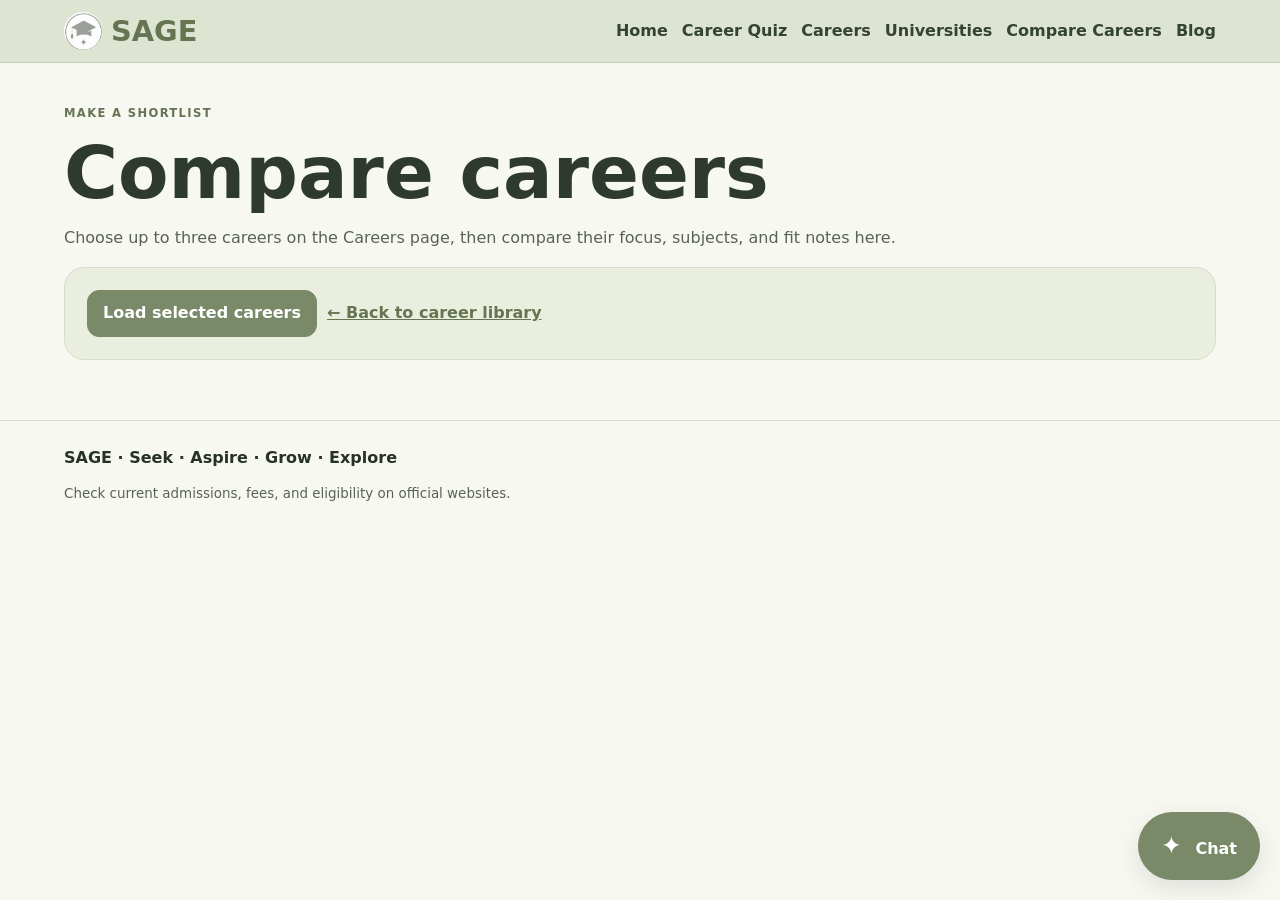
<file: compare.html>
<!doctype html><html lang="en"><head><meta charset="utf-8"><meta name="viewport" content="width=device-width,initial-scale=1"><title>Compare Careers | SAGE</title><link rel="stylesheet" href="style.css"></head><body><header class="top"><nav class="wrap"><a class="brand" href="index.html"><img src="logo.png" alt="" onerror="this.style.display='none'">SAGE</a><div class="links"><a href="index.html">Home</a><a href="quiz.html">Career Quiz</a><a href="careers.html">Careers</a><a href="universities.html">Universities</a><a href="compare.html">Compare Careers</a><a href="blog.html">Blog</a></div></nav></header><main><section class="section wrap"><div class="eyebrow">Make a shortlist</div><h1>Compare careers</h1><p>Choose up to three careers on the Careers page, then compare their focus, subjects, and fit notes here.</p><div class="box"><div class="row"><button id="load">Load selected careers</button><a href="careers.html">← Back to career library</a></div><div id="out"></div></div></section></main><footer class="footer"><div class="wrap"><b>SAGE · Seek · Aspire · Grow · Explore</b><p class="small">Check current admissions, fees, and eligibility on official websites.</p></div></footer><button class="chat-launch" id="toggle" aria-label="Open SAGE guide">✦</button><section class="chat" id="chat"><div class="chathead"><b>SAGE guide</b><button class="secondary" id="close">Close</button></div><div class="chatbody" id="cb"><div class="bubble">Hi! Ask about careers or university research.</div></div><form class="compose" id="form"><input class="field" id="msg" placeholder="Ask a question…"><button type="button" class="secondary" id="mic">Mic</button><button type="button" class="secondary" id="listen-reply">Listen</button><button>Send</button></form></section><script src="data.js"></script><script>const chat=document.getElementById('chat'),body=document.getElementById('cb');document.getElementById('toggle').onclick=()=>chat.classList.toggle('open');document.getElementById('close').onclick=()=>chat.classList.remove('open');function bubble(t,me=false){let d=document.createElement('div');d.className='bubble'+(me?' me':'');d.textContent=t;body.appendChild(d);body.scrollTop=body.scrollHeight}function reply(t){const m=t.toLowerCase();let r;
if(/^(okay|ok|you know what|guess what|listen|hey|heyy|hello|hi|hii|yo)/.test(m)||/you know what/.test(m)){r=/you know what|guess what|listen/.test(m)?"Haha, okay, I'm listening! Tell me what's on your mind. We can figure this out together.":"Heyyy! 😊 What's on your mind? You can ask me about a career, a course, or just talk through an idea.";}
else if(/law|lawyer|legal|judge|court|criminal justice/.test(m)){r="Heyyy! That's exciting! Law is a broad field, and it's not just becoming a courtroom lawyer. You could explore criminal law, corporate law, cyber law, human rights, environmental law, legal research, or the judiciary. What part sounds most interesting to you: debating ideas, solving puzzles, helping people, understanding rules, or researching big issues?";}
else if(/doctor|medicine|medical|healthcare|nurs/.test(m)){r="Healthcare has lots of paths, from medicine and nursing to physiotherapy, pharmacy, psychology, and lab science. They involve different study routes and day-to-day work. Are you most interested in treating patients, understanding the human body, or doing research?";}
else if(/journal|writing|writer|media|news/.test(m)){r="If writing and asking questions are your thing, journalism could be worth exploring. Journalists research stories, interview people, verify facts, and report through articles, video, audio, or digital media. You could also look at editing, documentary work, and communications. Which sounds more like you: investigating stories or creating content?";}
else if(/engineer|coding|program|computer|technology|software|ai/.test(m)){r="Tech is a big space: software, cybersecurity, data, AI, electronics, and several kinds of engineering. A good first step is to try a small project and notice whether you enjoy building, debugging, analyzing data, or designing things. Which of those sounds fun to you?";}
else if(/university|college|admission|degree|study|course|fees|scholarship/.test(m)){r="Sure — when comparing colleges, check the exact course, eligibility, total fees, scholarships, accreditation, internships, location, and student support. Requirements vary, so confirm them on each institution's official website. Which course or country are you considering?";}
else if(/salary|pay|earn|job demand|future scope/.test(m)){r="Good question! Pay and job demand depend on location, experience, qualification, and the specific role. It's better to compare recent local job listings and official workforce information than trust one universal salary number. Which career and country are you thinking about?";}
else if(/quiz|test|result|recommend/.test(m)){r="The career quiz is a starting point, not a decision-maker. Your result should help you spot patterns in what you enjoy; then compare the day-to-day tasks, subjects, and training each career needs.";}
else if(/thank/.test(m)){r="Anytime! 😊 Career choices can feel huge, so we can take them one step at a time.";}
else if(/confused|don't know|dont know|not sure|no idea/.test(m)){r="That's completely okay — you don't need to have it all figured out yet. Tell me one thing you usually enjoy: solving problems, helping people, creating things, learning how the world works, organizing plans, or hands-on work? We can start there.";}
else{r="Got you. Tell me a little more so I can give a useful answer — are you thinking about a particular career, what subjects to choose, courses and colleges, or something else?";}
bubble(r);}document.getElementById('form').onsubmit=e=>{e.preventDefault();let i=document.getElementById('msg'),v=i.value.trim();if(v){bubble(v,true);i.value='';replyAI(v)}};document.getElementById('mic').onclick=()=>{let SR=window.SpeechRecognition||window.webkitSpeechRecognition;if(!SR){bubble('Voice input is not supported in this browser. Please type instead.');return}let r=new SR();r.lang='en-IN';r.onresult=e=>document.getElementById('msg').value=e.results[0][0].transcript;r.start()};
async function replyAI(t){
  const loading=document.createElement('div');loading.className='bubble';loading.textContent='One sec — let me think…';body.appendChild(loading);body.scrollTop=body.scrollHeight;
  try {
    const history=Array.from(body.querySelectorAll('.bubble')).filter(el=>el!==loading).slice(-8).map(el=>({role:el.classList.contains('me')?'user':'assistant',content:el.textContent}));
    const res=await fetch('/api/chat',{method:'POST',headers:{'Content-Type':'application/json'},body:JSON.stringify({message:t,history})});
    const data=await res.json();
    if(!res.ok) throw new Error(data.error||'AI is not available');
    loading.remove();bubble(data.reply||'Tell me a little more.');
  } catch(err) { loading.remove(); try { reply(t); } catch(localErr) { bubble('I’m here to help you explore options. Tell me what subjects you enjoy, what you are curious about, or which careers you want to compare, and we can work through it together.'); } console.info('SAGE is using its built-in guide because the AI service is unavailable.'); }
}
const listenReplyButton=document.getElementById('listen-reply');
if(listenReplyButton) listenReplyButton.onclick=()=>{const last=Array.from(body.querySelectorAll('.bubble')).filter(el=>!el.classList.contains('me')).pop();if(last&&'speechSynthesis'in window){speechSynthesis.cancel();speechSynthesis.speak(new SpeechSynthesisUtterance(last.textContent));}};
</script><script>document.getElementById('load').onclick=()=>{let names=JSON.parse(sessionStorage.getItem('sageCareers')||'[]'),arr=names.map(n=>careers.find(c=>c.name===n)).filter(Boolean),out=document.getElementById('out');if(!arr.length){out.innerHTML='<p>No careers selected yet. Open Careers, add up to three roles, and return here.</p>';return}out.innerHTML='<table class="compare-table"><tr><th>Detail</th>'+arr.map(c=>'<th>'+c.name+'</th>').join('')+'</tr>'+[['Field','field'],['What the role involves','about'],['Useful subjects','subjects'],['Why explore it','fit']].map(r=>'<tr><th>'+r[0]+'</th>'+arr.map(c=>'<td>'+c[r[1]]+'</td>').join('')+'</tr>').join('')+'</table>'};</script></body></html>
</file>
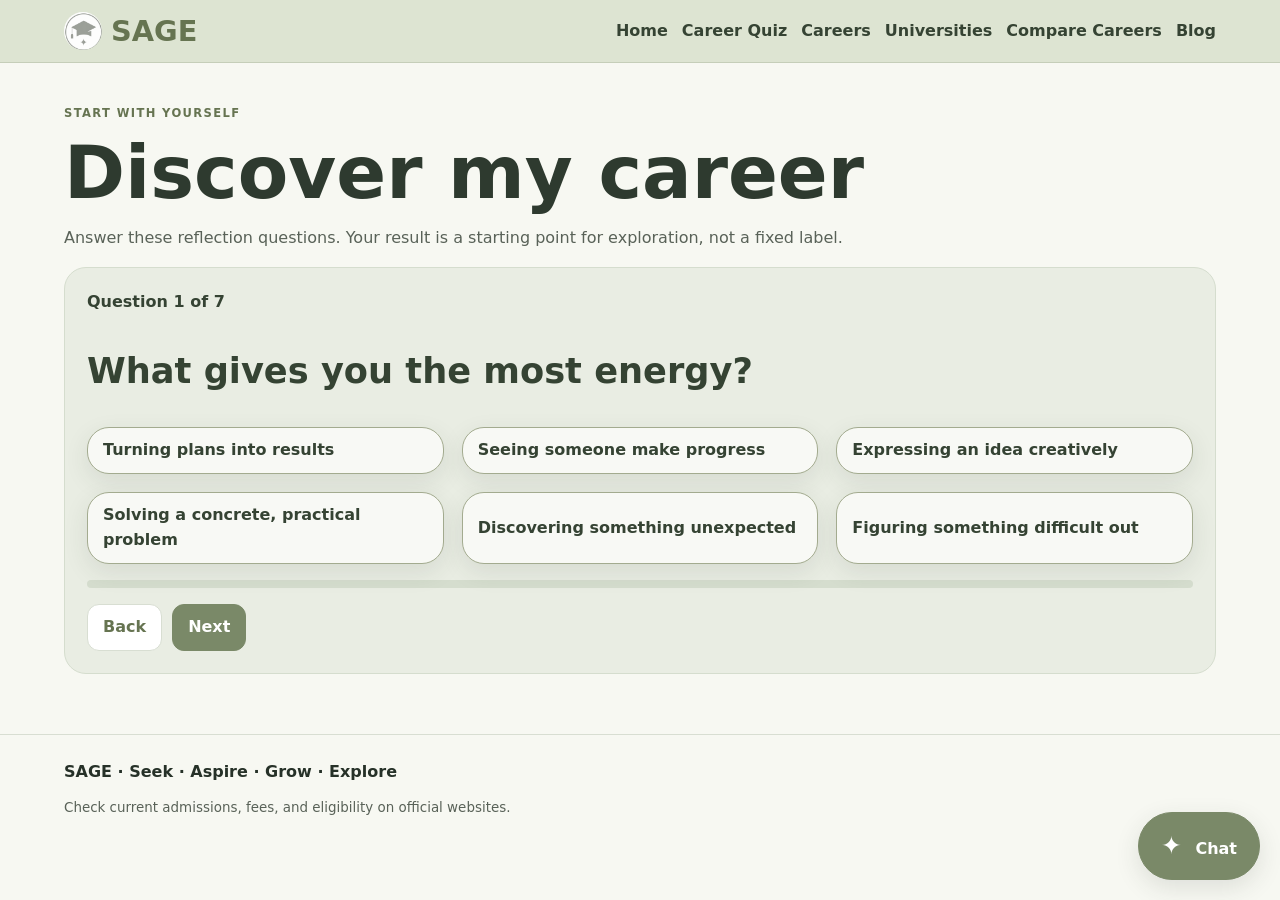
<file: quiz.html>
<!doctype html><html lang="en"><head><meta charset="utf-8"><meta name="viewport" content="width=device-width,initial-scale=1"><title>Career Quiz | SAGE</title><link rel="stylesheet" href="style.css">
<style>
/* LIGHT SAGE CAREER QUIZ */

body.quiz-page .box {
    background: #E9EDE3 !important;
    background-image: none !important;
    border: 1px solid #D5DDCE !important;
    border-radius: 22px !important;
    box-shadow: none !important;
}

body.quiz-page #quizArea h2,
body.quiz-page #quizArea b {
    color: #354333 !important;
}

body.quiz-page .option {
    background: #F8F9F5 !important;
    color: #354333 !important;
    border: 1px solid #A3AB8F !important;
}

body.quiz-page .option.selected,
body.quiz-page .option:hover {
    background: #D5DDCE !important;
    color: #263128 !important;
}

body.quiz-page .progress {
    background: #D5DDCE !important;
}

body.quiz-page .progress span {
    background: #7A8063 !important;
}
</style>
</head><body class="quiz-page"><header class="top"><nav class="wrap"><a class="brand" href="index.html"><img src="logo.png" alt="" onerror="this.style.display='none'">SAGE</a><div class="links"><a href="index.html">Home</a><a href="quiz.html">Career Quiz</a><a href="careers.html">Careers</a><a href="universities.html">Universities</a><a href="compare.html">Compare Careers</a><a href="blog.html">Blog</a></div></nav></header><main><section class="section wrap"><div class="eyebrow">Start with yourself</div><h1>Discover my career</h1><p>Answer these reflection questions. Your result is a starting point for exploration, not a fixed label.</p><div class="box"><div id="quizArea"></div><div class="progress"><span id="prog"></span></div><div class="row"><button class="secondary" id="back">Back</button><button id="next">Next</button></div><div id="result" class="result hidden"></div></div></section></main><footer class="footer"><div class="wrap"><b>SAGE · Seek · Aspire · Grow · Explore</b><p class="small">Check current admissions, fees, and eligibility on official websites.</p></div></footer><button class="chat-launch" id="toggle" aria-label="Open SAGE guide">✦</button><section class="chat" id="chat"><div class="chathead"><b>SAGE guide</b><button class="secondary" id="close">Close</button></div><div class="chatbody" id="cb"><div class="bubble">Hi! Ask about careers or university research.</div></div><form class="compose" id="form"><input class="field" id="msg" placeholder="Ask a question…"><button type="button" class="secondary" id="mic">Mic</button><button type="button" class="secondary" id="listen-reply">Listen</button><button>Send</button></form></section><script src="data.js"></script><script>const chat=document.getElementById('chat'),body=document.getElementById('cb');document.getElementById('toggle').onclick=()=>chat.classList.toggle('open');document.getElementById('close').onclick=()=>chat.classList.remove('open');function bubble(t,me=false){let d=document.createElement('div');d.className='bubble'+(me?' me':'');d.textContent=t;body.appendChild(d);body.scrollTop=body.scrollHeight}function reply(t){const m=t.toLowerCase();let r;
if(/^(okay|ok|you know what|guess what|listen|hey|heyy|hello|hi|hii|yo)/.test(m)||/you know what/.test(m)){r=/you know what|guess what|listen/.test(m)?"Haha, okay, I'm listening! Tell me what's on your mind. We can figure this out together.":"Heyyy! 😊 What's on your mind? You can ask me about a career, a course, or just talk through an idea.";}
else if(/law|lawyer|legal|judge|court|criminal justice/.test(m)){r="Heyyy! That's exciting! Law is a broad field, and it's not just becoming a courtroom lawyer. You could explore criminal law, corporate law, cyber law, human rights, environmental law, legal research, or the judiciary. What part sounds most interesting to you: debating ideas, solving puzzles, helping people, understanding rules, or researching big issues?";}
else if(/doctor|medicine|medical|healthcare|nurs/.test(m)){r="Healthcare has lots of paths, from medicine and nursing to physiotherapy, pharmacy, psychology, and lab science. They involve different study routes and day-to-day work. Are you most interested in treating patients, understanding the human body, or doing research?";}
else if(/journal|writing|writer|media|news/.test(m)){r="If writing and asking questions are your thing, journalism could be worth exploring. Journalists research stories, interview people, verify facts, and report through articles, video, audio, or digital media. You could also look at editing, documentary work, and communications. Which sounds more like you: investigating stories or creating content?";}
else if(/engineer|coding|program|computer|technology|software|ai/.test(m)){r="Tech is a big space: software, cybersecurity, data, AI, electronics, and several kinds of engineering. A good first step is to try a small project and notice whether you enjoy building, debugging, analyzing data, or designing things. Which of those sounds fun to you?";}
else if(/university|college|admission|degree|study|course|fees|scholarship/.test(m)){r="Sure — when comparing colleges, check the exact course, eligibility, total fees, scholarships, accreditation, internships, location, and student support. Requirements vary, so confirm them on each institution's official website. Which course or country are you considering?";}
else if(/salary|pay|earn|job demand|future scope/.test(m)){r="Good question! Pay and job demand depend on location, experience, qualification, and the specific role. It's better to compare recent local job listings and official workforce information than trust one universal salary number. Which career and country are you thinking about?";}
else if(/quiz|test|result|recommend/.test(m)){r="The career quiz is a starting point, not a decision-maker. Your result should help you spot patterns in what you enjoy; then compare the day-to-day tasks, subjects, and training each career needs.";}
else if(/thank/.test(m)){r="Anytime! 😊 Career choices can feel huge, so we can take them one step at a time.";}
else if(/confused|don't know|dont know|not sure|no idea/.test(m)){r="That's completely okay — you don't need to have it all figured out yet. Tell me one thing you usually enjoy: solving problems, helping people, creating things, learning how the world works, organizing plans, or hands-on work? We can start there.";}
else{r="Got you. Tell me a little more so I can give a useful answer — are you thinking about a particular career, what subjects to choose, courses and colleges, or something else?";}
bubble(r);}document.getElementById('form').onsubmit=e=>{e.preventDefault();let i=document.getElementById('msg'),v=i.value.trim();if(v){bubble(v,true);i.value='';replyAI(v)}};document.getElementById('mic').onclick=()=>{let SR=window.SpeechRecognition||window.webkitSpeechRecognition;if(!SR){bubble('Voice input is not supported in this browser. Please type instead.');return}let r=new SR();r.lang='en-IN';r.onresult=e=>document.getElementById('msg').value=e.results[0][0].transcript;r.start()};
async function replyAI(t){
  const loading=document.createElement('div');loading.className='bubble';loading.textContent='One sec — let me think…';body.appendChild(loading);body.scrollTop=body.scrollHeight;
  try {
    const history=Array.from(body.querySelectorAll('.bubble')).filter(el=>el!==loading).slice(-8).map(el=>({role:el.classList.contains('me')?'user':'assistant',content:el.textContent}));
    const res=await fetch('/api/chat',{method:'POST',headers:{'Content-Type':'application/json'},body:JSON.stringify({message:t,history})});
    const data=await res.json();
    if(!res.ok) throw new Error(data.error||'AI is not available');
    loading.remove();bubble(data.reply||'Tell me a little more.');
  } catch(err) { loading.remove(); try { reply(t); } catch(localErr) { bubble('I’m here to help you explore options. Tell me what subjects you enjoy, what you are curious about, or which careers you want to compare, and we can work through it together.'); } console.info('SAGE is using its built-in guide because the AI service is unavailable.'); }
}
const listenReplyButton=document.getElementById('listen-reply');
if(listenReplyButton) listenReplyButton.onclick=()=>{const last=Array.from(body.querySelectorAll('.bubble')).filter(el=>!el.classList.contains('me')).pop();if(last&&'speechSynthesis'in window){speechSynthesis.cancel();speechSynthesis.speak(new SpeechSynthesisUtterance(last.textContent));}};
</script><script>
// Question bank: each fresh start selects a different mix and shuffles answer choices.
// This creates varied retakes locally; live AI-generated questions require a connected AI backend.
const questionBank = [
 {q:'Which subjects do you enjoy most?', a:['Math and computing','Biology and health','Languages and social studies','Art and design','Business and economics','Hands-on technical subjects']},
 {q:'Which activity feels most satisfying?', a:['Solving puzzles or analyzing information','Helping or teaching people','Making or designing things','Organizing a team or project','Researching how things work','Building or repairing things']},
 {q:'Which strength would you most like to use?', a:['Logical thinking','Communication','Creativity','Empathy','Planning and leadership','Practical problem-solving']},
 {q:'What work setting sounds appealing?', a:['Quiet, focused work','Collaborating with a team','Working directly with people','Flexible and varied tasks','Outdoor or field work','A workshop or lab']},
 {q:'What matters most in a future career?', a:['Making a positive impact','Learning and discovery','Stability and structure','Independence and creativity','Leading initiatives','Solving real-world problems']},
 {q:'Which project would you choose?', a:['Build an app or analyze data','Plan a community health event','Create a video or visual identity','Run a small business idea','Investigate a scientific question','Design a practical tool']},
 {q:'When facing a challenge, what do you usually try first?', a:['Break it into logical steps','Talk with the people involved','Imagine several new approaches','Make a plan and coordinate tasks','Research evidence and test ideas','Try a hands-on solution']},
 {q:'Which kind of result would make you proud?', a:['A system that works efficiently','Someone feeling supported','A creative idea brought to life','A team reaching its goal','A new discovery or insight','A useful thing built or fixed']},
 {q:'What would you most like to learn more about?', a:['Technology and numbers','Health and human behavior','Stories, media, and design','Markets and organizations','Nature and scientific research','Machines and how things work']},
 {q:'Which task would you least mind doing regularly?', a:['Working with data and patterns','Listening and explaining patiently','Drafting and improving creative work','Scheduling and tracking progress','Testing ideas and documenting results','Practicing a technical skill']},
 {q:'How do you prefer to make decisions?', a:['Compare evidence and logic','Consider people’s needs','Explore original possibilities','Set priorities and weigh outcomes','Investigate before concluding','Test a practical option']},
 {q:'Which environment would help you do your best work?', a:['Digital tools and structured problems','A people-focused setting','A studio or creative space','A busy team or organization','A lab or research setting','A technical or outdoor setting']},
 {q:'What would you like your work to change?', a:['Make processes smarter','Improve people’s well-being','Help people communicate ideas','Help groups achieve goals','Increase knowledge and understanding','Make everyday things work better']},
 {q:'Which compliment would mean the most to you?', a:['“You think clearly.”','“You really understand people.”','“You have original ideas.”','“You bring people together.”','“You ask great questions.”','“You know how to make it work.”']},
 {q:'What type of problem grabs your attention?', a:['A complex pattern or technical issue','A person who needs guidance','A message that needs a better design','A team that needs direction','A question without a clear answer','A broken process or object']},
 {q:'Which work rhythm sounds best?', a:['Deep focus on tricky tasks','Frequent conversations and support','Time to create and revise','Clear goals and coordination','Time to investigate carefully','A mix of movement and practical tasks']},
 {q:'Which school or community role might you enjoy?', a:['Technology or math helper','Peer supporter or tutor','Poster, media, or event designer','Club organizer or treasurer','Science fair or research lead','Workshop or equipment helper']},
 {q:'What would you like a future team to value?', a:['Accuracy and clear reasoning','Kindness and trust','Imagination and expression','Reliability and initiative','Curiosity and evidence','Craft and practical skill']},
 {q:'Which kind of learning feels most natural?', a:['Solving examples and patterns','Discussing real human situations','Experimenting with visual ideas','Planning a project step by step','Asking questions and testing them','Learning by making and practicing']},
 {q:'What would you rather improve?', a:['A tool, algorithm, or process','A service that helps people','A design, story, or experience','A team’s workflow','An explanation of how something works','A physical product or system']},
 {q:'Which responsibility would you volunteer for?', a:['Checking numbers or technical details','Welcoming and supporting participants','Creating the presentation','Keeping everyone organized','Finding reliable information','Setting up and troubleshooting equipment']},
 {q:'What gives you the most energy?', a:['Figuring something difficult out','Seeing someone make progress','Expressing an idea creatively','Turning plans into results','Discovering something unexpected','Solving a concrete, practical problem']},
 {q:'Which future challenge sounds interesting?', a:['Design safer digital systems','Make care or education more accessible','Create engaging content','Build a useful organization','Study an important unanswered question','Develop sustainable tools or infrastructure']},
 {q:'When working with others, which role do you often gravitate toward?', a:['The problem solver','The listener','The idea generator','The coordinator','The researcher','The hands-on builder']},
 {q:'What would you most like to explore next?', a:['Software, analytics, or engineering','Health, teaching, or social support','Design, writing, or media','Business, management, or public service','Science, environment, or research','Skilled technical and applied fields']}
];
const themes = [
 ['Analysis & technology',['Math and computing','Solving puzzles or analyzing information','Logical thinking','Digital tools and structured problems','Technology and numbers']],
 ['People & care',['Biology and health','Helping or teaching people','Empathy','Working directly with people','Health and human behavior']],
 ['Creative & communication',['Languages and social studies','Art and design','Communication','Making or designing things','Stories, media, and design']],
 ['Leadership & organization',['Business and economics','Organizing a team or project','Planning and leadership','A busy team or organization','Markets and organizations']],
 ['Research & problem-solving',['Researching how things work','Learning and discovery','Investigate evidence','A lab or research setting','Nature and scientific research']],
 ['Hands-on & applied work',['Hands-on technical subjects','Building or repairing things','Practical problem-solving','A technical or outdoor setting','Machines and how things work']]
];
let step=0, answers=[], qs=[];
const area=document.getElementById('quizArea'), result=document.getElementById('result');
function shuffle(list){const a=[...list];for(let i=a.length-1;i>0;i--){const j=Math.floor(Math.random()*(i+1));[a[i],a[j]]=[a[j],a[i]];}return a;}
function freshQuiz(){qs=shuffle(questionBank).slice(0,7).map(item=>({q:item.q,a:shuffle(item.a)}));step=0;answers=[];result.classList.add('hidden');result.innerHTML='';document.getElementById('next').disabled=false;document.getElementById('back').disabled=false;draw();}
function draw(){let q=qs[step];area.innerHTML='<b>Question '+(step+1)+' of '+qs.length+'</b><h2>'+q.q+'</h2><div class="grid">'+q.a.map((x,i)=>'<button class="option '+(answers[step]===x?'selected':'')+'" data-answer="'+encodeURIComponent(x)+'">'+x+'</button>').join('')+'</div>';area.querySelectorAll('[data-answer]').forEach(b=>b.onclick=()=>{answers[step]=decodeURIComponent(b.dataset.answer);draw()});document.getElementById('prog').style.width=(step/qs.length*100)+'%';document.getElementById('back').disabled=step===0;document.getElementById('next').textContent=step===qs.length-1?'See suggestions':'Next';}
document.getElementById('back').onclick=()=>{if(step>0){step--;draw()}};
function showCareerChoice(best){
  const fieldMap={
    'Analysis & technology':['Technology','Engineering','Science'],
    'People & care':['Healthcare','Education','Social Sciences'],
    'Creative & communication':['Design','Arts','Media','Humanities'],
    'Leadership & organization':['Business','Public Service','Law'],
    'Research & problem-solving':['Science','Environment','Research'],
    'Hands-on & applied work':['Engineering','Hospitality','Sports','Environment']
  };
  const matches=careers.filter(c=>best.some(t=>(fieldMap[t]||[]).some(f=>c.field.toLowerCase().includes(f.toLowerCase()))));
  const uniqueMatches=[...new Map(matches.map(c=>[c.name,c])).values()].slice(0,24);
  result.innerHTML='<h2>Your career directions</h2><p>Choose how you want to explore your results:</p><div class="row"><button id="oneMode">One career option</button><button id="manyMode" class="secondary">Multiple career options</button></div><p class="small">You can change your choice anytime. These are suggestions, not a fixed decision.</p><div id="careerPicks" class="grid"></div><div id="pickedResults"></div><p><a href="careers.html">Browse all careers →</a> <button class="secondary" id="retake">Retake with new questions</button></p>';
  const picks=document.getElementById('careerPicks'), output=document.getElementById('pickedResults');let mode='single', chosen=[];
  function drawPicks(){if(mode==='single'){if(!chosen.length && uniqueMatches.length) chosen=[uniqueMatches[0].name];picks.innerHTML='<p class="small">Showing one recommended career. Switch to multiple options if you want to explore more.</p>';return;}picks.innerHTML=uniqueMatches.map((c,i)=>'<button class="option '+(chosen.includes(c.name)?'selected':'')+'" data-career="'+i+'"><b>'+c.name+'</b><br><span class="small">'+c.field+'</span><br><span class="small">'+c.about+'</span></button>').join('');picks.querySelectorAll('[data-career]').forEach(b=>b.onclick=()=>{const c=uniqueMatches[+b.dataset.career];if(chosen.includes(c.name))chosen=chosen.filter(n=>n!==c.name);else chosen.push(c.name);drawPicks();showPicked()})}
  function showPicked(){output.innerHTML=chosen.length?'<h3>Your '+(mode==='single'?'career option':'shortlist')+'</h3><div class="grid">'+chosen.map(n=>{const c=uniqueMatches.find(x=>x.name===n);return '<article class="card"><h3>'+c.name+'</h3><span class="tag">'+c.field+'</span><p>'+c.about+'</p><p><b>Why it may fit:</b> '+c.fit+' Your answers leaned toward '+best.join(', ').toLowerCase()+', so this is a path worth exploring — not a prediction or a fixed decision.</p><p><b>Related subjects:</b> '+c.subjects+'</p><p><b>Try next:</b> Read about a typical workday, check course entry requirements, and try a small project or speak with someone in the field.</p></article>'}).join('')+'</div>':'<p class="small">Select '+(mode==='single'?'one career':'the careers you want to explore')+' above.</p>'}
  document.getElementById('oneMode').onclick=()=>{mode='single';chosen=chosen.slice(0,1);if(!chosen.length && uniqueMatches.length)chosen=[uniqueMatches[0].name];drawPicks();showPicked();document.getElementById('oneMode').classList.remove('secondary');document.getElementById('manyMode').classList.add('secondary')};
  document.getElementById('manyMode').onclick=()=>{mode='multiple';drawPicks();showPicked();document.getElementById('manyMode').classList.remove('secondary');document.getElementById('oneMode').classList.add('secondary')};
  document.getElementById('retake').onclick=freshQuiz;drawPicks();showPicked();
}
document.getElementById('next').onclick=()=>{if(!answers[step]){alert('Choose an option to continue.');return}if(step<qs.length-1){step++;draw();return}const counts={};answers.forEach(a=>{const theme=themes.find(t=>t[1].some(x=>x.toLowerCase()===a.toLowerCase()));if(theme)counts[theme[0]]=(counts[theme[0]]||0)+1;});let best=Object.entries(counts).sort((a,b)=>b[1]-a[1]).slice(0,3).map(x=>x[0]);if(!best.length)best=['Analysis & technology','Research & problem-solving','Creative & communication'];result.classList.remove('hidden');showCareerChoice(best);document.getElementById('next').disabled=true;document.getElementById('back').disabled=true;document.getElementById('prog').style.width='100%';};
freshQuiz();
</script></body></html>
</file>
<file: style.css>
:root{--bg:#FFFFFF;--panel:#ffffff;--panel2:#ffffff;--green:#667451;--green2:#A3AB8F;--ink:#263128;--muted:#596258;--brown:#667451;--line:#D8DED2;--cream:#FFFFFF;--sage:#A3AB8F;--olive:#D8DED2;--charcoal:#263128}
*{box-sizing:border-box}
html{scroll-behavior:smooth}
body{margin:0;background:var(--bg);color:var(--ink);font:16px/1.55 system-ui,-apple-system,BlinkMacSystemFont,"Segoe UI",sans-serif}
a{color:var(--green);font-weight:700}
button,input,select,textarea{font:inherit}
button{background:#7A8063;color:#FFFFFF;border:1px solid #7A8063;border-radius:12px;padding:10px 15px;cursor:pointer;font-weight:700;transition:transform .15s ease,background .15s ease}
button:hover{transform:translateY(-1px);background:#A3AB8F;border-color:#A3AB8F;color:#2E3A2F}
button:focus-visible,a:focus-visible,input:focus-visible,select:focus-visible{outline:3px solid var(--brown);outline-offset:3px}
.secondary,.option{background:var(--panel2);color:var(--green);border:1px solid var(--line)}
.wrap{width:min(1120px,92%);margin:auto}
.top{position:sticky;top:0;background:#7A8063F2;border-bottom:1px solid var(--line);z-index:5;backdrop-filter:blur(10px)}
nav{display:flex;justify-content:space-between;align-items:center;gap:15px;padding:12px 0}
.brand{font-weight:900;font-size:1.8rem;line-height:1;text-decoration:none;white-space:nowrap;display:flex;align-items:center;gap:9px}
.brand img{width:38px;aspect-ratio:1;object-fit:cover;border-radius:50%;vertical-align:middle}
.links{display:flex;gap:14px;flex-wrap:wrap}
.links a{text-decoration:none;color:#2E3A2F}
.links a:hover{text-decoration:underline;text-underline-offset:4px}
.hero{padding:65px 0 40px;display:grid;grid-template-columns:1.2fr .8fr;gap:24px;align-items:center}
.eyebrow{color:var(--brown);font-size:.72rem;font-weight:800;letter-spacing:.12em;text-transform:uppercase}
h1{font-size:clamp(2.5rem,6vw,4.6rem);line-height:1.02;color:#2E3A2F;margin:12px 0}
h2{color:#2E3A2F;font-size:clamp(1.5rem,3vw,2.2rem)}
h3{color:#2E3A2F;margin:0 0 8px}
p{color:var(--muted)}
.panel,.card,.box,.chat{background:var(--panel);border:1px solid var(--line);border-radius:20px}
.panel{padding:25px;background:linear-gradient(145deg,#A3AB8F,#F7F6EF)}
.section{padding:32px 0}
.stats,.grid{display:grid;gap:14px}
.stats{grid-template-columns:repeat(3,1fr);margin-top:22px}
.stat,.card{background:#A3AB8F;color:#2E3A2F;padding:16px;border-radius:16px;border:1px solid #A3AB8F;box-shadow:0 5px 16px #2E3A2F10}
.card h3,.card p,.card a,.stat strong{color:#2E3A2F}
.card a{text-decoration:underline;text-underline-offset:3px}
.card .small{color:#2E3A2F}
.stat strong{display:block;color:#2E3A2F;font-size:1.4rem}
.small{font-size:.84rem;color:var(--muted)}
.box{padding:22px;background:var(--panel)}
.row{display:flex;gap:10px;flex-wrap:wrap;align-items:center}
.field{background:#F7F6EF;color:var(--ink);border:1px solid var(--line);border-radius:12px;padding:11px;min-width:0}
.search{flex:1;min-width:180px}
.grid{grid-template-columns:repeat(3,minmax(0,1fr));margin-top:15px}
.tag{display:inline-block;background:#7A8063;color:#FFFFFF;border-radius:20px;padding:3px 8px;font-size:.75rem;font-weight:800}
.footer{border-top:1px solid var(--line);padding:25px 0 45px;margin-top:18px}
.hidden{display:none!important}
.chat-launch{position:fixed;right:20px;bottom:20px;border-radius:999px;min-width:76px;height:68px;padding:0 22px;z-index:9;box-shadow:0 8px 24px #2E3A2F20;font-size:1.55rem;font-weight:800}
.chat{position:fixed;right:20px;bottom:90px;width:min(370px,calc(100vw - 28px));height:460px;max-height:70vh;z-index:9;display:none;flex-direction:column;overflow:hidden;box-shadow:0 15px 45px #2E3A2F18}
.chat.open{display:flex}
.chathead{background:#7A8063;color:#FFFFFF;padding:12px;display:flex;justify-content:space-between;align-items:center}
.chathead b{color:#FFFFFF}
.chatbody{padding:12px;flex:1;overflow:auto;display:flex;flex-direction:column;gap:9px}
.bubble{background:#A3AB8F;color:#2E3A2F;padding:10px 12px;border-radius:13px;max-width:90%}
.bubble.me{align-self:flex-end;background:#A3AB8F;color:#2E3A2F}
.compose{display:flex;gap:6px;padding:9px;background:var(--panel)}
.compose input{flex:1;min-width:20px}
.compare-table{width:100%;border-collapse:collapse;margin-top:16px}
.compare-table th,.compare-table td{padding:10px;border:1px solid var(--line);text-align:left}
.compare-table th{background:#7A8063;color:#FFFFFF}
.option{text-align:left;background:var(--panel);color:#2E3A2F;border-color:var(--line)}
.option:hover{background:#A3AB8F;color:#2E3A2F}
.option.selected{background:#A3AB8F;color:#2E3A2F;border-color:#7A8063;outline:2px solid #7A8063}
.progress{height:8px;background:#A3AB8F;border-radius:9px;margin:16px 0;overflow:hidden}
.progress span{display:block;height:100%;background:var(--brown);width:0;transition:width .2s ease}
.result{background:var(--panel);border:1px solid var(--line);padding:16px;border-radius:14px;margin-top:15px}
@media(max-width:760px){.hero{grid-template-columns:1fr}.grid{grid-template-columns:repeat(2,minmax(0,1fr))}.links{gap:8px}.links a{font-size:.85rem}.hero{padding-top:38px}}
@media(max-width:480px){.grid,.stats{grid-template-columns:1fr}.box{padding:15px}nav{align-items:flex-start;flex-direction:column}.chat{right:14px;bottom:82px}.chat-launch{right:14px;bottom:14px}}

/* Accessible, easy-to-notice SAGE chat launcher */
.chat-launch::after{content:" Chat";font-size:1rem;margin-left:8px}
.career-details{margin-top:14px;padding:16px;border-radius:14px;background:#A3AB8F;color:#2E3A2F;border:1px solid #A3AB8F;line-height:1.55}
.career-details h4{margin:0 0 10px;color:#2E3A2F;font-size:1.1rem}
.career-details p{margin:8px 0}

/* Dedicated career details page */
.details-page{grid-template-columns:repeat(auto-fit,minmax(250px,1fr));margin:24px 0}
.detail-tile{background:#A3AB8F;color:#2E3A2F;border:1px solid #A3AB8F;border-radius:18px;padding:20px;line-height:1.6;box-shadow:0 4px 14px #2E3A2F10}
.detail-tile h2{font-size:1.12rem;color:#2E3A2F;margin:0 0 8px}
.detail-tile p{margin:0;color:#2E3A2F}
.back-link{display:inline-block;margin-bottom:18px;color:var(--green);font-weight:700}
.note{margin:18px 0}
.button-link{display:inline-block;padding:12px 18px;border-radius:12px;background:#7A8063;color:#FFFFFF;font-weight:800}

/* Numeric career highlights for every career detail page */
.career-metrics{display:grid;grid-template-columns:repeat(3,minmax(0,1fr));gap:14px;margin:22px 0;width:100%;grid-column:1/-1}.metric-card{background:var(--panel,#CBCCC7);border:1px solid var(--line,#A3AB8F);border-radius:18px;padding:18px;display:flex;flex-direction:column;gap:8px;min-width:0}.metric-card span{font-size:.88rem;color:var(--muted,#A3AB8F);font-weight:700}.metric-card strong{font-size:clamp(1.15rem,2.4vw,1.8rem);line-height:1.2;color:var(--green,#A3AB8F);overflow-wrap:anywhere}.metric-card small{font-size:.78rem;color:var(--muted,#A3AB8F)}@media(max-width:700px){.career-metrics{grid-template-columns:1fr}.metric-card{padding:15px}}

/* SAGE modern responsive refinements — palette and layout only */
body{background:var(--bg);color:var(--ink)}
.top{background:rgba(122,128,99,.97);border-bottom:1px solid rgba(46,58,47,.16)}
.links a{color:#F7F6EF}
.hero{gap:clamp(20px,4vw,48px);padding-block:clamp(38px,6vw,76px)}
.panel,.card,.box,.chat,.detail-tile,.career-details,.result{border-radius:20px}
.panel{background:linear-gradient(145deg,#A3AB8F 0%,#F7F6EF 100%)}
.card,.stat,.detail-tile{background:#A3AB8F;border-color:rgba(46,58,47,.16);box-shadow:0 8px 24px rgba(46,58,47,.08)}
button,.button-link{background:#7A8063;border-color:#7A8063;color:#F7F6EF}
button:hover,.option:hover{background:#A3AB8F;border-color:#7A8063;color:#2E3A2F}
.field{background:#FFFFFF;color:#2E3A2F}
.chathead,.compare-table th{background:#7A8063;color:#F7F6EF}
@media(min-width:1100px){.wrap{width:min(1160px,90%)}.grid{gap:18px}.section{padding:42px 0}}

/* ===== SAGE LIGHT THEME UPDATE ===== */

/* Navigation bar */
.top {
    background: #DDE4D2 !important;
    border-bottom: 1px solid #C5CEB9;
}

.links a {
    color: #354333 !important;
}

.brand {
    color: #667451 !important;
}

/* Main background */
body {
    background: #F7F8F2 !important;
    color: #263128;
}

/* Careers and Universities main containers */
.box {
    background: #E9EEDF !important;
    border: 1px solid #D5DDC9;
}

/* Career and university cards */
.card,
.stat,
.detail-tile {
    background: #F5F7EF !important;
    border: 1px solid #D5DDC9;
    color: #263128;
}

/* Card headings and descriptions */
.card h3,
.card p,
.detail-tile h2,
.detail-tile p {
    color: #354333 !important;
}

/* Search bar and dropdown */
.field {
    background: #FFFFFF !important;
    color: #263128;
    border: 1px solid #D5DDC9;
}

/* Buttons */
button,
.button-link {
    background: #7A8968;
    border-color: #7A8968;
    color: #FFFFFF;
}

button:hover {
    background: #A3B394;
    color: #263128;
}

/* Footer */
.footer {
    background: #F7F8F2;
}

/* ===== SAGE PREMIUM GRADIENT CARD EFFECT ===== */

/* Apply to all career and university cards */
.card,
.career-card,
.university-card,
.detail-tile,
.career-details {
    background: linear-gradient(
        145deg,
        #A3AB8F 0%,
        #C9CEBA 48%,
        #F3F3EA 100%
    ) !important;

    border: 1px solid #D8DED2 !important;
    border-radius: 22px !important;

    padding: 20px !important;

    box-shadow: 0 8px 25px rgba(46, 58, 47, 0.08);

    transition: all 0.3s ease;
}

/* Smooth hover effect */
.card:hover,
.career-card:hover,
.university-card:hover,
.detail-tile:hover {
    transform: translateY(-5px);

   
}

/* Card headings */
.card h3,
.career-card h3,
.university-card h3,
.detail-tile h2 {
    color: #263128 !important;
    font-weight: 800;
}

/* Card descriptions */
.card p,
.career-card p,
.university-card p,
.detail-tile p {
    color: #354333 !important;
    line-height: 1.7;
}

/* Keep links visible */
.card a,
.career-card a,
.university-card a {
    color: #526344 !important;
}

/* Responsive card spacing */
@media (max-width: 760px) {
    .card,
    .career-card,
    .university-card,
    .detail-tile {
        border-radius: 18px !important;
        padding: 16px !important;
    }
}

/* ===== FORCE SAGE GRADIENT ON CAREER & UNIVERSITY CARDS ===== */

.card,
.grid .card,
.grid > *,
.details-page > *,
.detail-tile,
.career-details,
.career-card,
.university-card,
.metric-card {
    background: linear-gradient(
        145deg,
        #A3AB8F 0%,
        #C9CEBA 50%,
        #F3F3EA 100%
    ) !important;

    border: 1px solid #D8DED2 !important;
    border-radius: 22px !important;

    box-shadow: 0 8px 25px rgba(46,58,47,0.10) !important;
}

/* Hover effect */
.grid > *:hover,
.details-page > *:hover {
    transform: translateY(-5px);
    transition: 0.3s ease;
}

/* ===== SAGE PREMIUM GRADIENT CARDS ===== */

/* Career and University cards */
.card,
.detail-tile,
.stat {
    background: linear-gradient(
        145deg,
        #A3AB8F 0%,
        #C8CEBB 45%,
        #F3F3EB 100%
    ) !important;

    border: 1px solid #D8DED2;
    border-radius: 22px !important;

    padding: 22px;

    box-shadow: 0 8px 25px rgba(46, 58, 47, 0.08);

    transition: all 0.3s ease;
}

/* Hover animation */
.card:hover,
.detail-tile:hover {
    transform: translateY(-5px);
    box-shadow: 0 14px 30px rgba(46, 58, 47, 0.15);
}

/* Card headings */
.card h3,
.detail-tile h2 {
    color: #263128 !important;
    font-weight: 750;
}

/* Card descriptions */
.card p,
.detail-tile p {
    color: #465346 !important;
    line-height: 1.7;
}

/* Category tags */
.tag {
    background: #7A8063 !important;
    color: #FFFFFF !important;
    border-radius: 20px;
    padding: 5px 11px;
}

/* Buttons inside cards */
.card button,
.detail-tile button {
    border-radius: 12px;
}

/* Responsive spacing */
@media (max-width: 760px) {
    .card,
    .detail-tile {
        padding: 17px;
        border-radius: 18px !important;
    }
}
/* ===== RESTORE ORIGINAL CAREER QUIZ DESIGN ===== */

/* Quiz page cards */
.quiz-page .card,
.quiz-page .detail-tile,
.quiz-page .stat {
    background: #A3AB8F !important;
    border: 1px solid #A3AB8F;
    border-radius: 16px !important;
    box-shadow: 0 5px 16px #2E3A2F10;
    transform: none;
}

/* Remove gradient hover effect */
.quiz-page .card:hover,
.quiz-page .detail-tile:hover {
    transform: none;
    box-shadow: 0 5px 16px #2E3A2F10;
}
<body class="quiz-page">
<body class="quiz-page">
/* CAREER QUIZ - ORIGINAL CARD DESIGN */

body.quiz-page .card,
body.quiz-page .stat,
body.quiz-page .detail-tile,
body.quiz-page .box,
body.quiz-page .panel {
    background: #A3AB8F !important;
    background-image: none !important;
    border-radius: 16px !important;
    box-shadow: 0 5px 16px #2E3A2F10 !important;
    transform: none !important;
}

body.quiz-page .card:hover,
body.quiz-page .detail-tile:hover {
    transform: none !important;
    box-shadow: 0 5px 16px #2E3A2F10 !important;
}

/* ===== QUIZ PAGE: ORIGINAL DESIGN ===== */

body.quiz-page .box {
    background: #7A8063 !important;
    background-image: none !important;
}

body.quiz-page .result {
    background: #7A8063 !important;
    background-image: none !important;
}

body.quiz-page .card {
    background: #A3AB8F !important;
    background-image: none !important;
    border: 1px solid #A3AB8F !important;
    border-radius: 16px !important;
    box-shadow: 0 5px 16px #2E3A2F10 !important;
}

body.quiz-page .card:hover {
    transform: none !important;
    box-shadow: 0 5px 16px #2E3A2F10 !important;
}

body.quiz-page .option {
    background: #7A8063 !important;
    color: #FFFFFF !important;
}

body.quiz-page .option:hover,
body.quiz-page .option.selected {
    background: #A3AB8F !important;
    color: #263128 !important;
}

/* ===== QUIZ PAGE: ORIGINAL DESIGN ===== */

body.quiz-page .box {
    background: #7A8063 !important;
    background-image: none !important;
}

body.quiz-page .result {
    background: #7A8063 !important;
    background-image: none !important;
}

body.quiz-page .card {
    background: #A3AB8F !important;
    background-image: none !important;
    border: 1px solid #A3AB8F !important;
    border-radius: 16px !important;
    box-shadow: 0 5px 16px #2E3A2F10 !important;
}

body.quiz-page .card:hover {
    transform: none !important;
    box-shadow: 0 5px 16px #2E3A2F10 !important;
}

body.quiz-page .option {
    background: #7A8063 !important;
    color: #FFFFFF !important;
}

body.quiz-page .option:hover,
body.quiz-page .option.selected {
    background: #A3AB8F !important;
    color: #263128 !important;
}

/* ===== QUIZ PAGE: ORIGINAL DESIGN ===== */

body.quiz-page .box {
    background: #7A8063 !important;
    background-image: none !important;
}

body.quiz-page .result {
    background: #7A8063 !important;
    background-image: none !important;
}

body.quiz-page .card {
    background: #A3AB8F !important;
    background-image: none !important;
    border: 1px solid #A3AB8F !important;
    border-radius: 16px !important;
    box-shadow: 0 5px 16px #2E3A2F10 !important;
}

body.quiz-page .card:hover {
    transform: none !important;
  
body.quiz-page .option {
    background: #7A8063 !important;
    color: #FFFFFF !important;
}

body.quiz-page .option:hover,
body.quiz-page .option.selected {
    background: #A3AB8F !important;
    color: #263128 !important;
}/* QUIZ PAGE ONLY — REMOVE SHADOWS */
body.quiz-page .card,
body.quiz-page .stat,
body.quiz-page .detail-tile,
body.quiz-page .box,
body.quiz-page .panel,
body.quiz-page .result,
body.quiz-page .metric-card {
    box-shadow: none !important;
}

body.quiz-page .card:hover,
body.quiz-page .stat:hover,
body.quiz-page .detail-tile:hover,
body.quiz-page .box:hover,
body.quiz-page .panel:hover {
    box-shadow: none !important;
}
<body class="quiz-page">
 
/* SAGE CAREER QUIZ - LIGHTER BOX */

body.quiz-page .box {
    background: #E5E9DC !important;
    background-image: none !important;
    border: 1px solid #D2D9C7 !important;
    border-radius: 22px !important;
    box-shadow: none !important;
}

body.quiz-page .box h1,
body.quiz-page .box h2,
body.quiz-page .box h3,
body.quiz-page .box p,
body.quiz-page .box strong {
    color: #354333 !important;
}

body.quiz-page .option {
    background: #F7F8F3 !important;
    color: #354333 !important;
    border: 1px solid #A3AB8F !important;
}

body.quiz-page .option:hover,
body.quiz-page .option.selected {
    background: #D2DCC8 !important;
    color: #263128 !important;
}

body.quiz-page .progress {
    background: #CBD3C1 !important;
}

body.quiz-page .progress span {
    background: #7A8063 !important;
}
</file>
